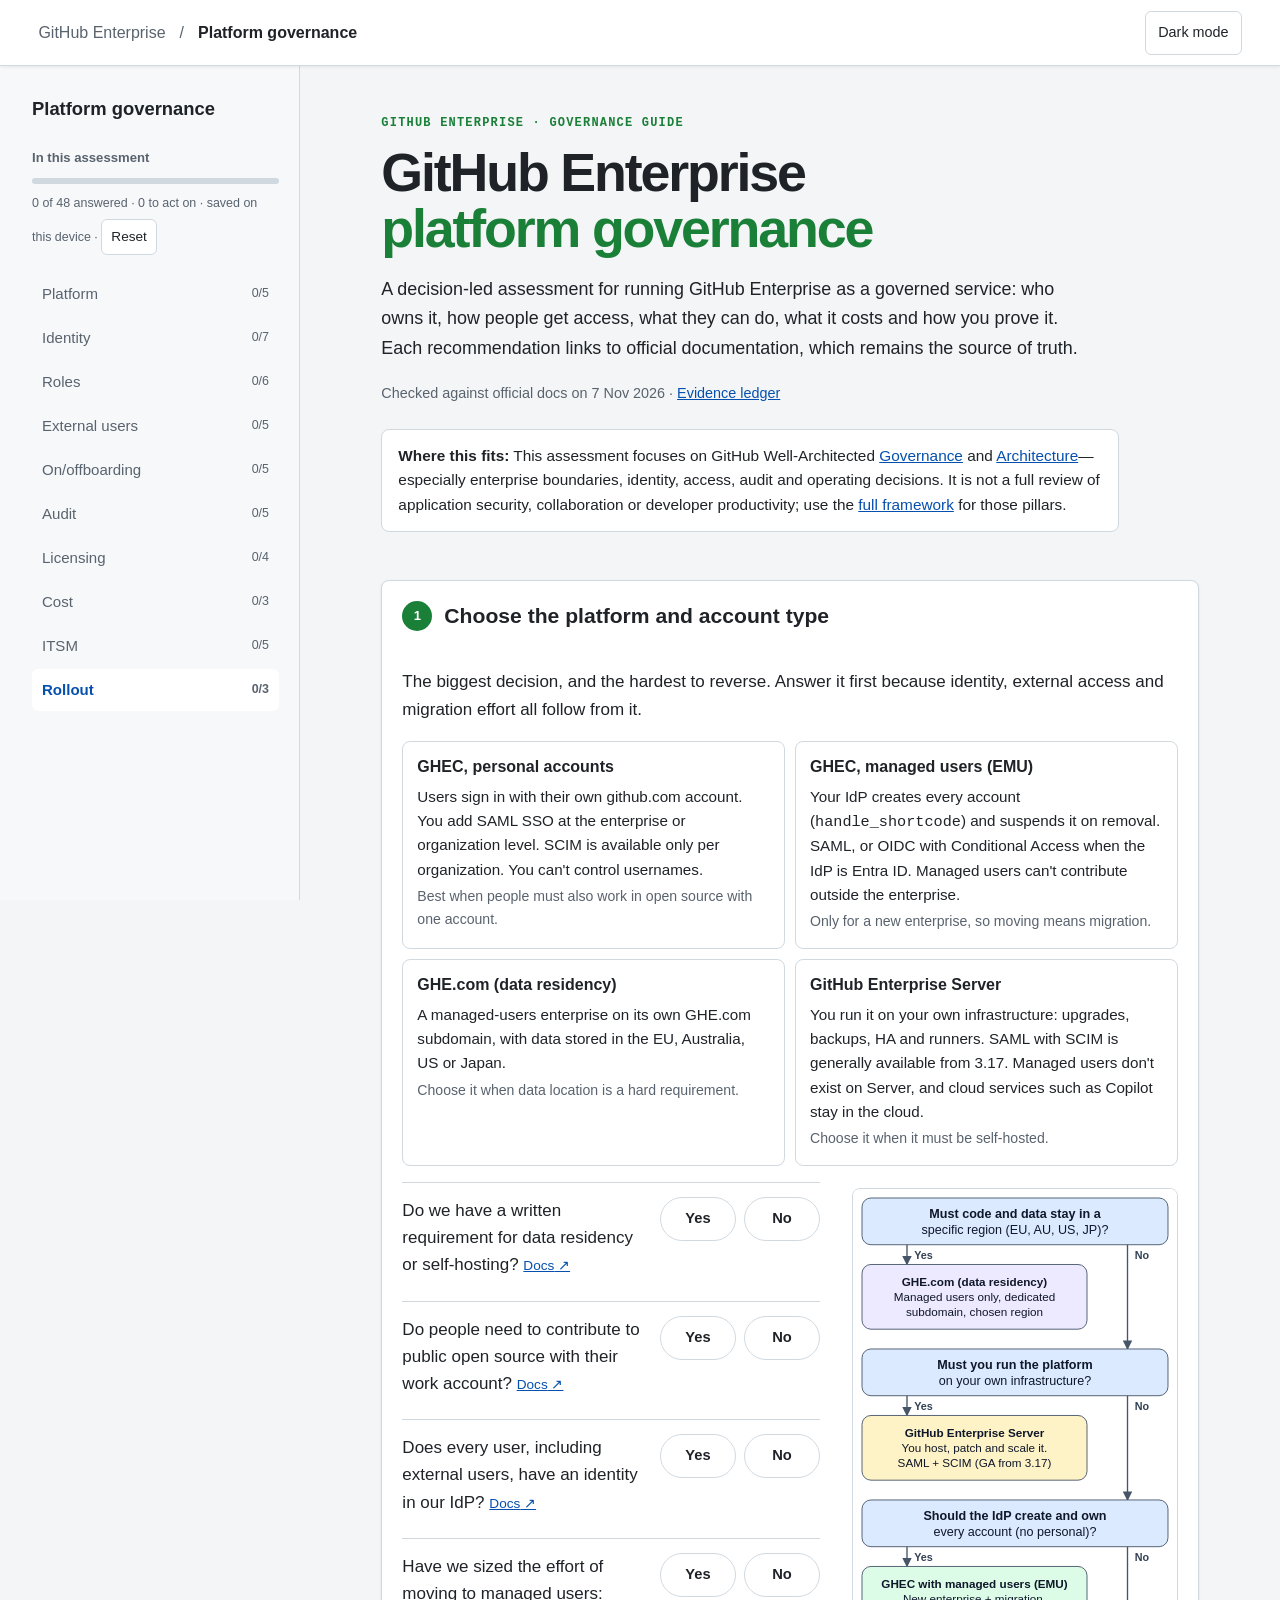
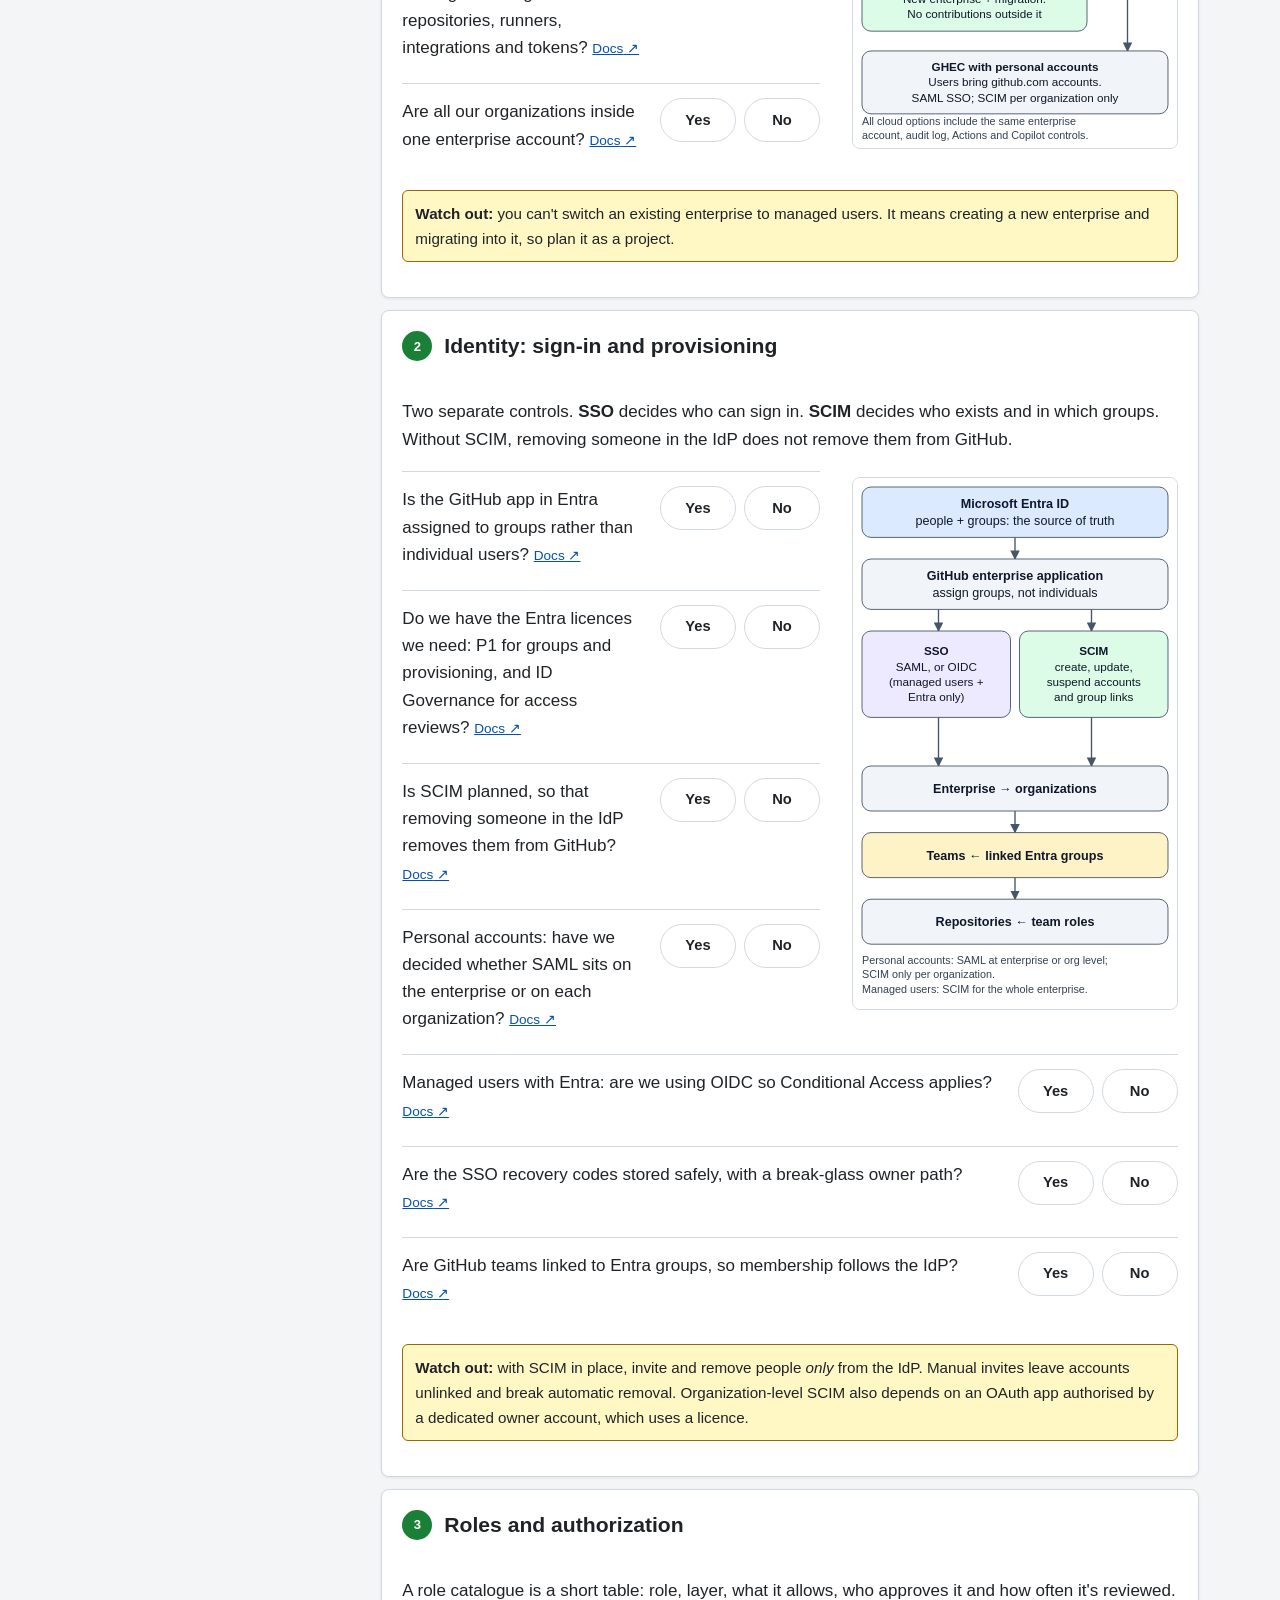
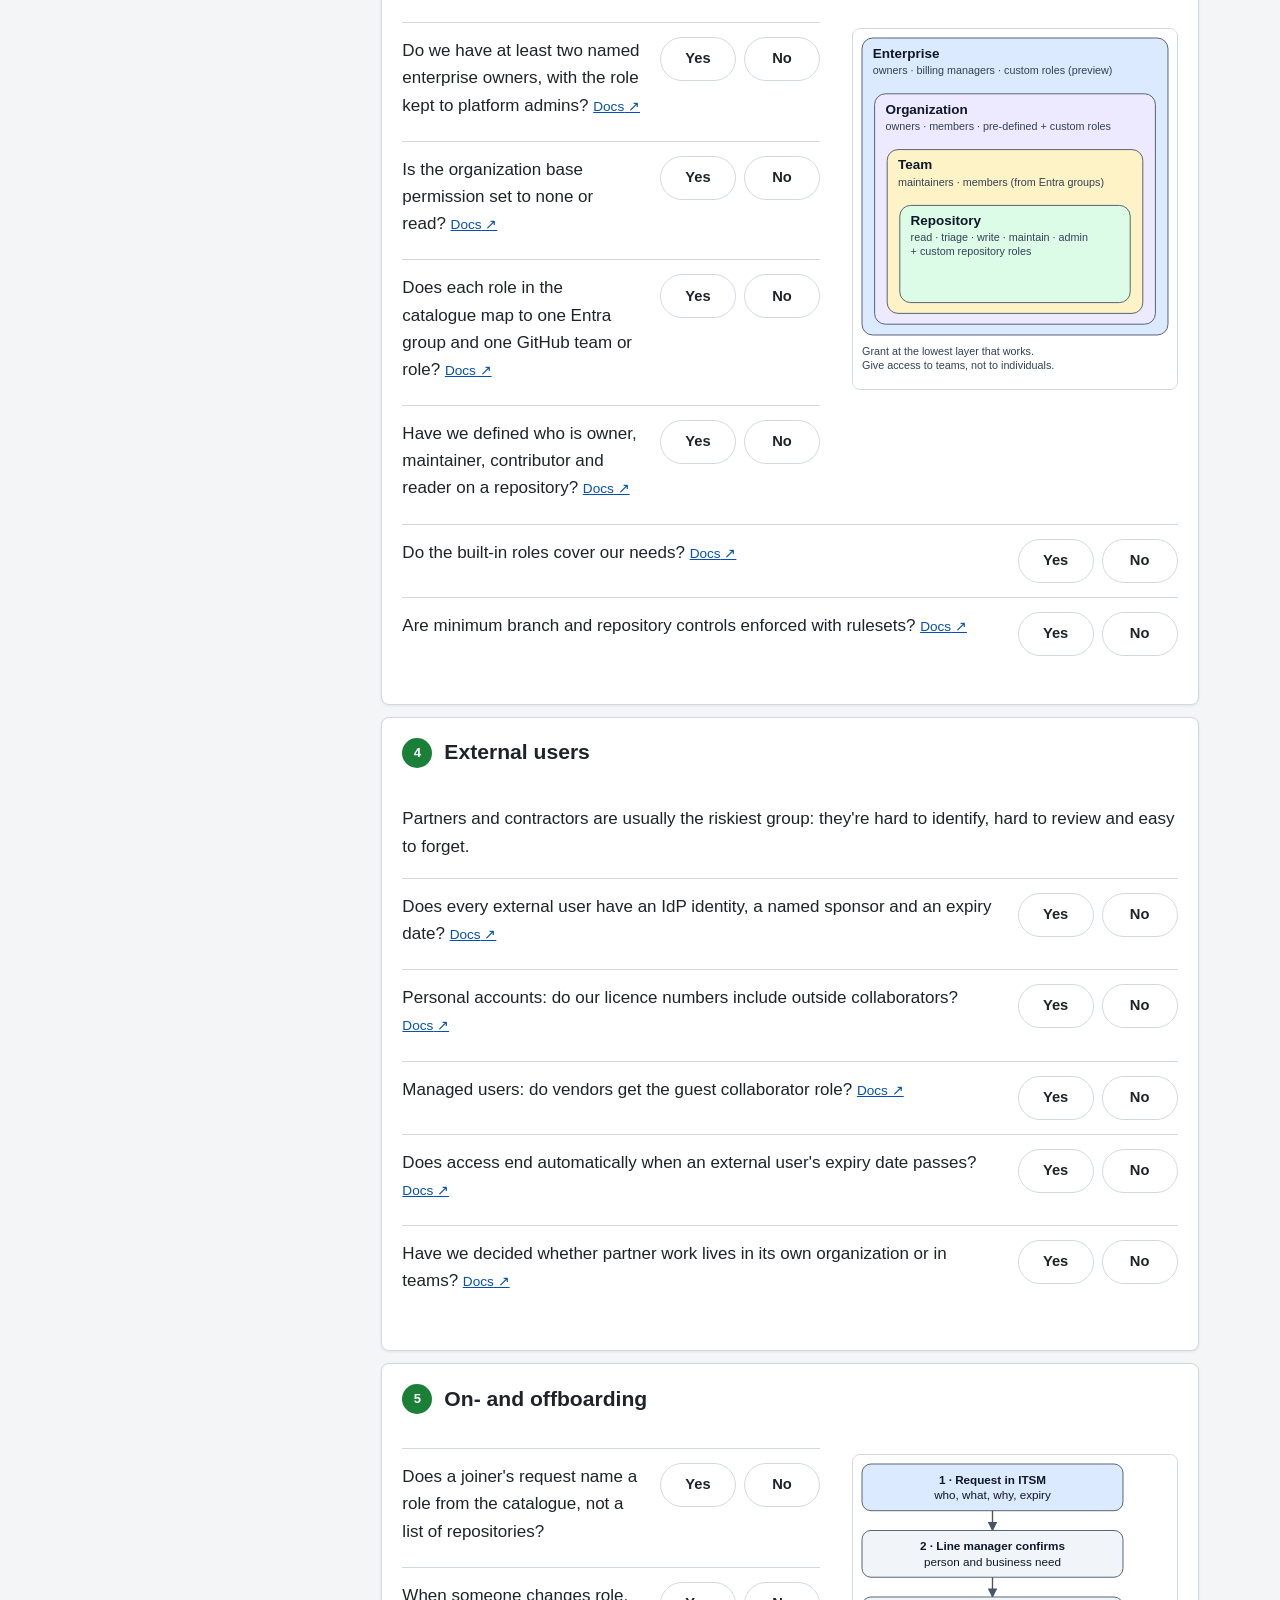
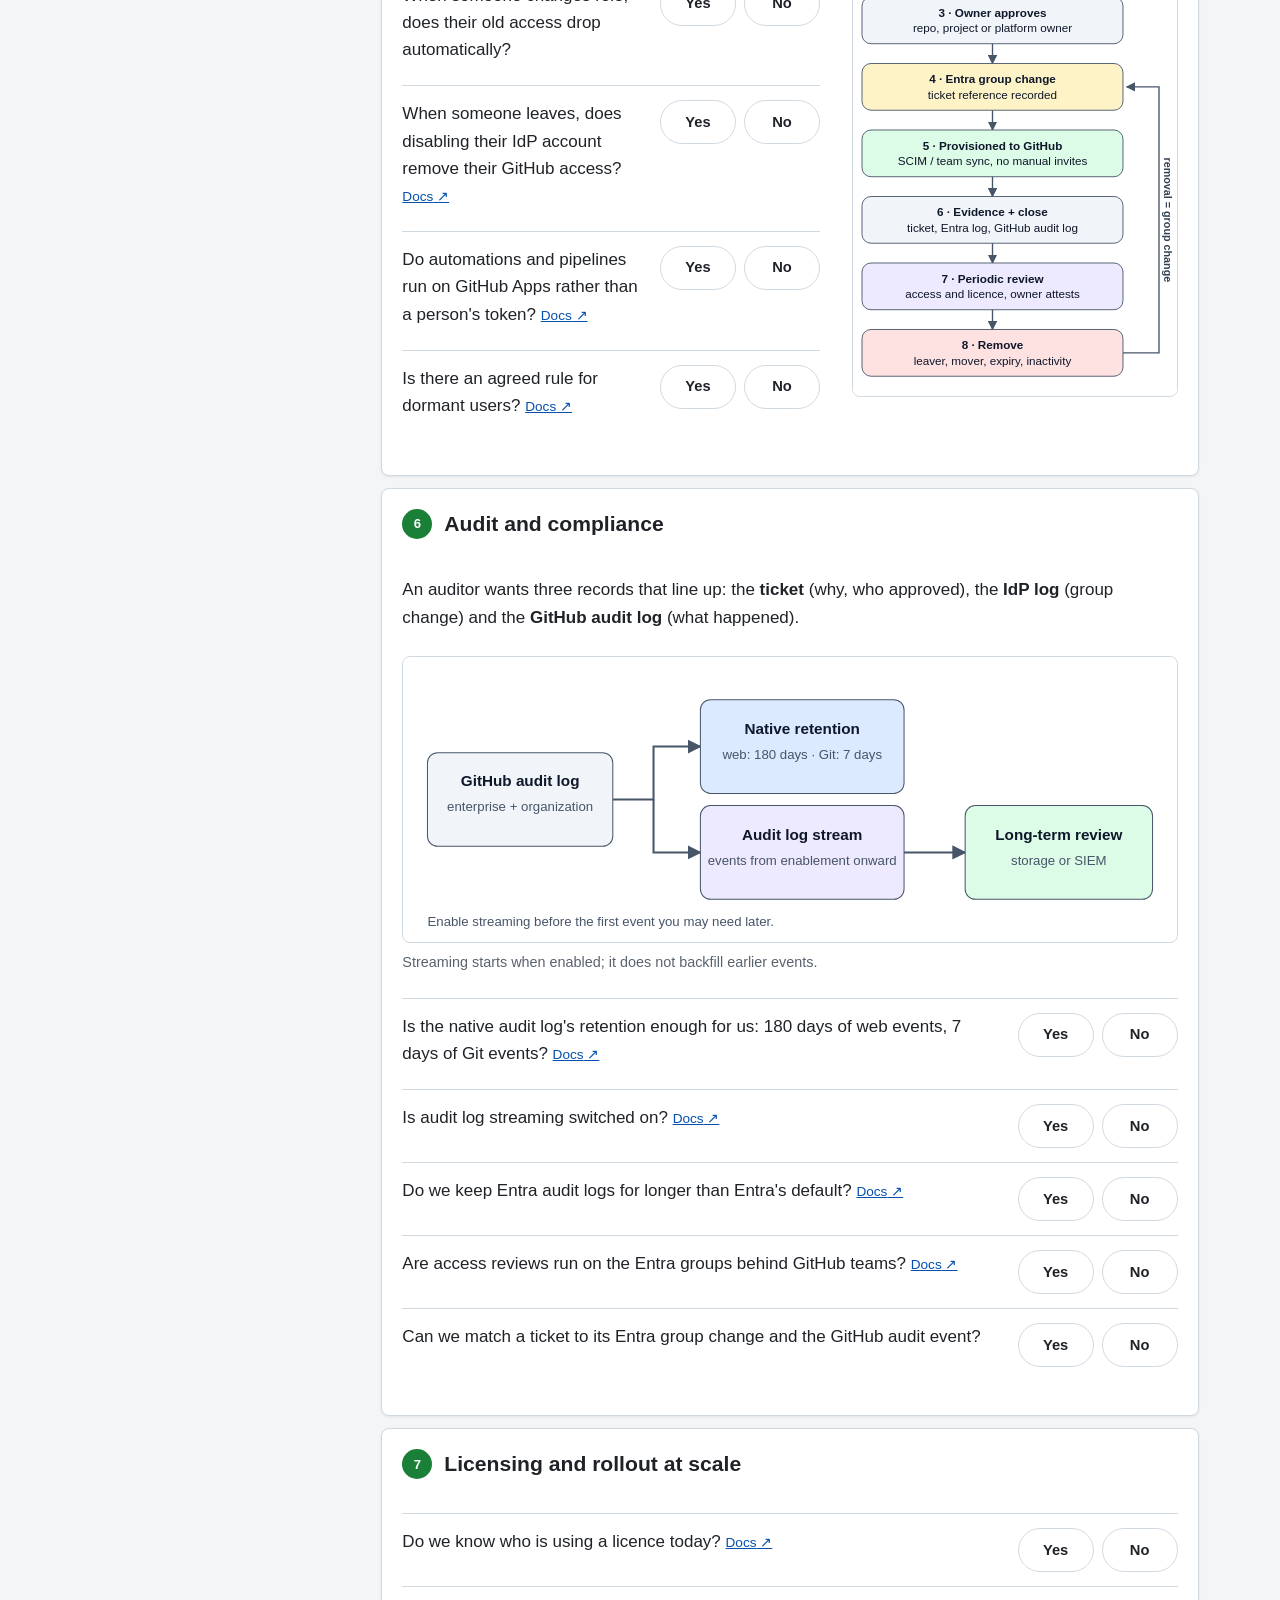
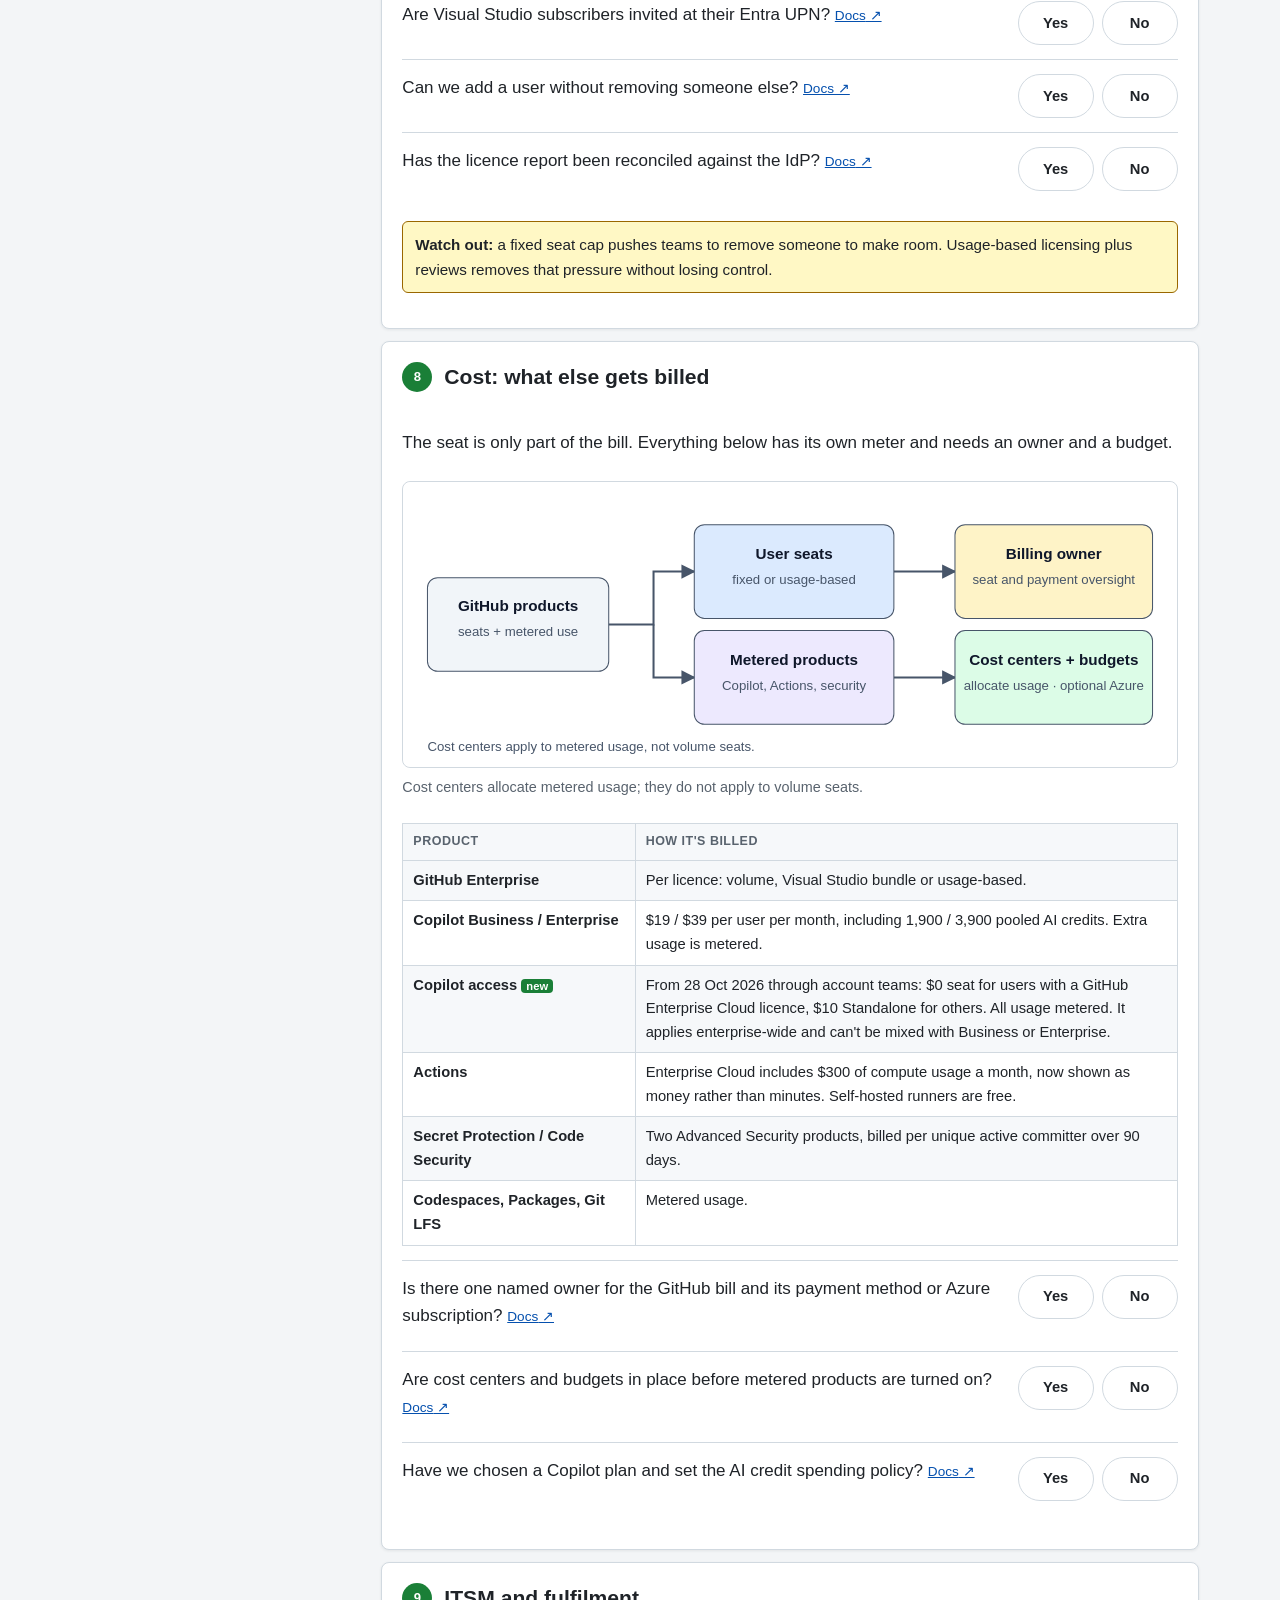
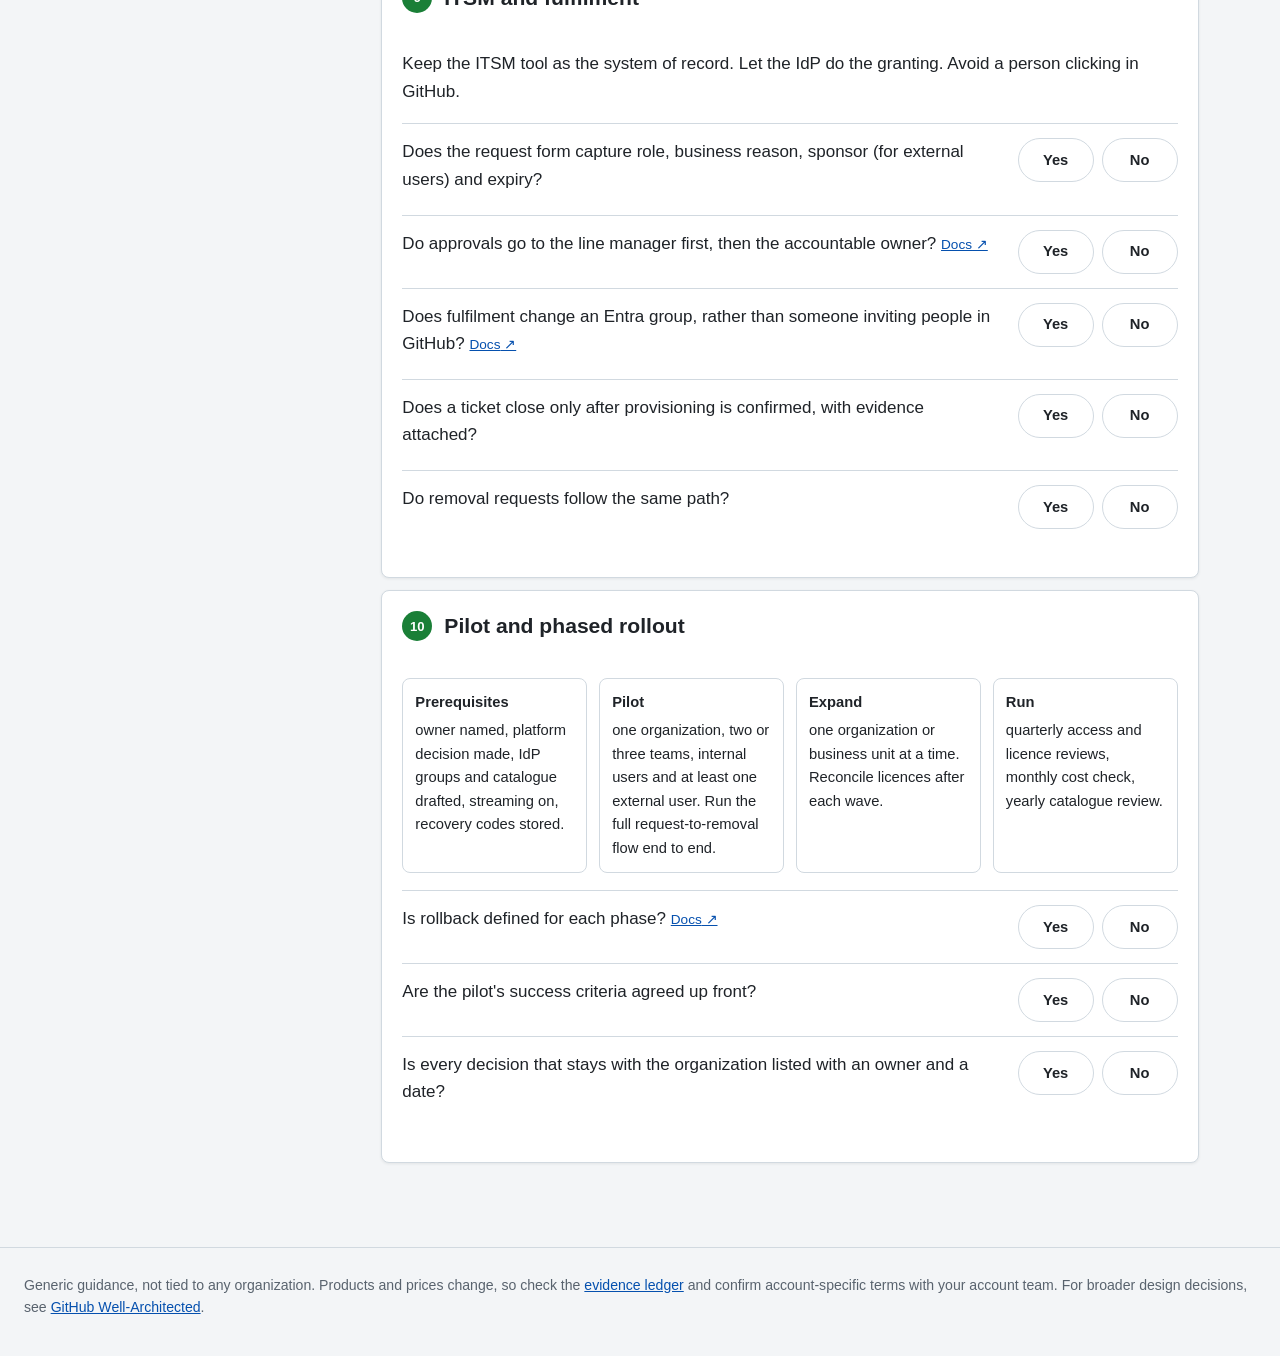
<file: index.html>
<!doctype html>
<html lang="en">
<head>
<meta charset="utf-8">
<meta name="viewport" content="width=device-width, initial-scale=1">
<title>GitHub Enterprise platform governance</title>
<meta name="description" content="A practical checklist for designing GitHub Enterprise as a governed service: platform choice, identity, roles, external users, audit, licensing, cost and ITSM.">
<link rel="icon" href="data:,">
<script src="theme.js"></script>
<link rel="stylesheet" href="style.css">
</head>
<body class="guide">
<header class="topbar">
  <p class="breadcrumb"><a href="./">GitHub Enterprise</a><span aria-hidden="true">/</span><span aria-current="page">Platform governance</span></p>
  <button class="theme-toggle" type="button" data-theme-toggle aria-pressed="false">Dark mode</button>
</header>

<div class="page-layout">
<aside>
<p class="sidebar-title">Platform governance</p>
<p class="sidebar-label">In this assessment</p>
<div class="prog">
<div class="progress"><span id="bar"></span></div>
<p class="meta"><span id="count">0</span> of <span id="total">0</span> answered · <span id="todo">0</span> to act on · saved on this device · <button id="reset" type="button">Reset</button></p>
</div>
<nav aria-label="Assessment sections">
  <a href="#platform">Platform</a><a href="#identity">Identity</a><a href="#roles">Roles</a><a href="#external">External users</a><a href="#lifecycle">On/offboarding</a><a href="#audit">Audit</a><a href="#licensing">Licensing</a><a href="#cost">Cost</a><a href="#itsm">ITSM</a><a href="#rollout">Rollout</a>
</nav>
</aside>

<main>
<section class="intro">
  <p class="eyebrow">GitHub Enterprise · Governance guide</p>
  <h1>GitHub Enterprise<br><span>platform governance</span></h1>
  <p class="lede">A decision-led assessment for running GitHub Enterprise as a governed service: who owns it, how people get access, what they can do, what it costs and how you prove it. Each recommendation links to official documentation, which remains the source of truth.</p>
  <p class="meta">Checked against official docs on 7 Nov 2026 · <a href="ledger.html">Evidence ledger</a></p>
  <p class="scope-note"><b>Where this fits:</b> This assessment focuses on GitHub Well-Architected <a href="https://learn.github.com/well-architected/governance/overview">Governance</a> and <a href="https://learn.github.com/well-architected/architecture/overview">Architecture</a>—especially enterprise boundaries, identity, access, audit and operating decisions. It is not a full review of application security, collaboration or developer productivity; use the <a href="https://learn.github.com/well-architected/">full framework</a> for those pillars.</p>
</section>

<details id="platform" open>
<summary><span class="n">1</span>Choose the platform and account type</summary>
<div class="body">
<p>The biggest decision, and the hardest to reverse. Answer it first because identity, external access and migration effort all follow from it.</p>
<div class="compare">
  <section><h3>GHEC, personal accounts</h3><p>Users sign in with their own github.com account. You add SAML SSO at the enterprise or organization level. SCIM is available only per organization. You can't control usernames.</p><p class="tag">Best when people must also work in open source with one account.</p></section>
  <section><h3>GHEC, managed users (EMU)</h3><p>Your IdP creates every account (<code>handle_shortcode</code>) and suspends it on removal. SAML, or OIDC with Conditional Access when the IdP is Entra ID. Managed users can't contribute outside the enterprise.</p><p class="tag">Only for a new enterprise, so moving means migration.</p></section>
  <section><h3>GHE.com (data residency)</h3><p>A managed-users enterprise on its own GHE.com subdomain, with data stored in the EU, Australia, US or Japan.</p><p class="tag">Choose it when data location is a hard requirement.</p></section>
  <section><h3>GitHub Enterprise Server</h3><p>You run it on your own infrastructure: upgrades, backups, HA and runners. SAML with SCIM is generally available from 3.17. Managed users don't exist on Server, and cloud services such as Copilot stay in the cloud.</p><p class="tag">Choose it when it must be self-hosted.</p></section>
</div>
<a href="assets/platform-decision.svg"><img src="assets/platform-decision.svg" alt="Decision path from data residency to self-hosting to managed users to personal accounts"></a>
<ul class="qs">
  <li data-id="p1"><p class="q">Do we have a written requirement for data residency or self-hosting? <a class="doc" href="https://docs.github.com/en/enterprise-cloud@latest/admin/data-residency/about-github-enterprise-cloud-with-data-residency">Docs</a></p>
    <div class="yn" role="radiogroup" aria-label="Answer"><label><input type="radio" name="p1" value="y"><span>Yes</span></label><label><input type="radio" name="p1" value="n"><span>No</span></label></div>
    <p class="a if-y fork"><b>Leads to:</b> Shortlist GHE.com for data residency, or GitHub Enterprise Server for self-hosting. Ask the requirement's owner to confirm it before you commit.</p>
    <p class="a if-n ok"><b>On track.</b> Stay on github.com, then use the next questions to choose between personal accounts and managed users.</p></li>
  <li data-id="p2"><p class="q">Do people need to contribute to public open source with their work account? <a class="doc" href="https://docs.github.com/en/enterprise-cloud@latest/admin/managing-iam/understanding-iam-for-enterprises/abilities-and-restrictions-of-managed-user-accounts">Docs</a></p>
    <div class="yn" role="radiogroup" aria-label="Answer"><label><input type="radio" name="p2" value="y"><span>Yes</span></label><label><input type="radio" name="p2" value="n"><span>No</span></label></div>
    <p class="a if-y fork"><b>Leads to:</b> That favours personal accounts. Managed users can't contribute outside the enterprise and only have read access to public GitHub. If only a few people need it, they can keep a separate personal account instead.</p>
    <p class="a if-n ok"><b>On track.</b> Managed users stay an option, giving you full control over accounts and usernames.</p></li>
  <li data-id="p3"><p class="q">Does every user, including external users, have an identity in our IdP? <a class="doc" href="https://docs.github.com/en/enterprise-cloud@latest/admin/concepts/identity-and-access-management/enterprise-managed-users">Docs</a></p>
    <div class="yn" role="radiogroup" aria-label="Answer"><label><input type="radio" name="p3" value="y"><span>Yes</span></label><label><input type="radio" name="p3" value="n"><span>No</span></label></div>
    <p class="a if-y ok"><b>On track.</b> Managed users and SCIM are both possible, because every account can be created and removed from the IdP.</p>
    <p class="a if-n fix"><b>Recommendation:</b> Fix this first. Give external users a guest or member account in Entra ID. Without one, you can't apply SSO, review their access or remove them automatically.</p></li>
  <li data-id="p4"><p class="q">Have we sized the effort of moving to managed users: repositories, runners, integrations and tokens? <a class="doc" href="https://docs.github.com/en/migrations/using-github-enterprise-importer/migrating-between-github-products/about-migrations-between-github-products">Docs</a></p>
    <div class="yn" role="radiogroup" aria-label="Answer"><label><input type="radio" name="p4" value="y"><span>Yes</span></label><label><input type="radio" name="p4" value="n"><span>No</span></label></div>
    <p class="a if-y ok"><b>On track.</b> Remember what the importer doesn't carry over: Actions secrets and runners, apps, packages, team access and audit logs.</p>
    <p class="a if-n fix"><b>Recommendation:</b> Size it before deciding. Managed users need a new enterprise, and the importer doesn't carry over Actions secrets and runners, apps, packages, team access or audit logs.</p></li>
  <li data-id="p5"><p class="q">Are all our organizations inside one enterprise account? <a class="doc" href="https://docs.github.com/en/enterprise-cloud@latest/admin/managing-accounts-and-repositories/managing-organizations-in-your-enterprise/adding-organizations-to-your-enterprise">Docs</a></p>
    <div class="yn" role="radiogroup" aria-label="Answer"><label><input type="radio" name="p5" value="y"><span>Yes</span></label><label><input type="radio" name="p5" value="n"><span>No</span></label></div>
    <p class="a if-y ok"><b>On track.</b> You have one place to apply policies, SSO and billing.</p>
    <p class="a if-n fix"><b>Recommendation:</b> List every organization first. Ones outside the enterprise skip its policies, SSO and billing. Invite them in, or plan to migrate them.</p></li>
</ul>
<p class="warn"><b>Watch out:</b> you can't switch an existing enterprise to managed users. It means creating a new enterprise and migrating into it, so plan it as a project.</p>
</div>
</details>

<details id="identity">
<summary><span class="n">2</span>Identity: sign-in and provisioning</summary>
<div class="body">
<p>Two separate controls. <b>SSO</b> decides who can sign in. <b>SCIM</b> decides who exists and in which groups. Without SCIM, removing someone in the IdP does not remove them from GitHub.</p>
<a href="assets/identity-flow.svg"><img src="assets/identity-flow.svg" alt="Entra ID to GitHub enterprise app, then SSO and SCIM, then organizations, teams and repositories"></a>
<ul class="qs">
  <li data-id="i1"><p class="q">Is the GitHub app in Entra assigned to groups rather than individual users? <a class="doc" href="https://learn.microsoft.com/en-us/entra/identity/enterprise-apps/assign-user-or-group-access-portal">Docs</a></p>
    <div class="yn" role="radiogroup" aria-label="Answer"><label><input type="radio" name="i1" value="y"><span>Yes</span></label><label><input type="radio" name="i1" value="n"><span>No</span></label></div>
    <p class="a if-y ok"><b>On track.</b></p>
    <p class="a if-n fix"><b>Recommendation:</b> Assign groups. Access then follows group membership and reviews happen in one place. Group-based assignment needs Entra ID P1 or above.</p></li>
  <li data-id="i2"><p class="q">Do we have the Entra licences we need: P1 for groups and provisioning, and ID Governance for access reviews? <a class="doc" href="https://learn.microsoft.com/en-us/entra/id-governance/licensing-fundamentals">Docs</a></p>
    <div class="yn" role="radiogroup" aria-label="Answer"><label><input type="radio" name="i2" value="y"><span>Yes</span></label><label><input type="radio" name="i2" value="n"><span>No</span></label></div>
    <p class="a if-y ok"><b>On track.</b></p>
    <p class="a if-n fix"><b>Recommendation:</b> Check before designing around them. Without P1 there's no group-based assignment or app provisioning. Access reviews need ID Governance or Entra Suite; only some of their capabilities work with P2.</p></li>
  <li data-id="i3"><p class="q">Is SCIM planned, so that removing someone in the IdP removes them from GitHub? <a class="doc" href="https://docs.github.com/en/enterprise-cloud@latest/organizations/managing-saml-single-sign-on-for-your-organization/about-scim-for-organizations">Docs</a></p>
    <div class="yn" role="radiogroup" aria-label="Answer"><label><input type="radio" name="i3" value="y"><span>Yes</span></label><label><input type="radio" name="i3" value="n"><span>No</span></label></div>
    <p class="a if-y ok"><b>On track.</b> From then on, invite and remove people only through the IdP. Manual invites leave accounts unlinked and aren't removed automatically.</p>
    <p class="a if-n fix"><b>Recommendation:</b> Plan it. Without SCIM, removing someone in the IdP doesn't remove them from GitHub, and tokens they authorised keep working. With personal accounts, SCIM is per organization and needs an OAuth app authorised by a dedicated owner account, which uses a licence.</p></li>
  <li data-id="i4"><p class="q">Personal accounts: have we decided whether SAML sits on the enterprise or on each organization? <a class="doc" href="https://docs.github.com/en/enterprise-cloud@latest/admin/managing-iam/using-saml-for-enterprise-iam/deciding-whether-to-configure-saml-for-your-enterprise-or-your-organizations">Docs</a></p>
    <div class="yn" role="radiogroup" aria-label="Answer"><label><input type="radio" name="i4" value="y"><span>Yes</span></label><label><input type="radio" name="i4" value="n"><span>No</span></label></div>
    <p class="a if-y ok"><b>On track.</b> Remember that enterprise SAML overrides organization SAML, and organization SAML doesn't protect internal repositories.</p>
    <p class="a if-n fix"><b>Recommendation:</b> Decide it early. Enterprise SAML covers every organization and overrides organization settings. Organization SAML doesn't protect internal repositories. Confirm with GitHub how SCIM fits your choice.</p></li>
  <li data-id="i5"><p class="q">Managed users with Entra: are we using OIDC so Conditional Access applies? <a class="doc" href="https://docs.github.com/en/enterprise-cloud@latest/admin/managing-iam/configuring-authentication-for-enterprise-managed-users/about-support-for-your-idps-conditional-access-policy">Docs</a></p>
    <div class="yn" role="radiogroup" aria-label="Answer"><label><input type="radio" name="i5" value="y"><span>Yes</span></label><label><input type="radio" name="i5" value="n"><span>No</span></label></div>
    <p class="a if-y ok"><b>On track.</b> Note that one Entra tenant supports only one OIDC enterprise.</p>
    <p class="a if-n fix"><b>Recommendation:</b> Consider OIDC. It's available only with Entra ID and lets GitHub apply your Conditional Access IP conditions.</p></li>
  <li data-id="i6"><p class="q">Are the SSO recovery codes stored safely, with a break-glass owner path? <a class="doc" href="https://docs.github.com/en/enterprise-cloud@latest/admin/managing-iam/managing-recovery-codes-for-your-enterprise/downloading-your-enterprise-accounts-single-sign-on-recovery-codes">Docs</a></p>
    <div class="yn" role="radiogroup" aria-label="Answer"><label><input type="radio" name="i6" value="y"><span>Yes</span></label><label><input type="radio" name="i6" value="n"><span>No</span></label></div>
    <p class="a if-y ok"><b>On track.</b></p>
    <p class="a if-n fix"><b>Recommendation:</b> Download and store them now. They let an owner get in when the IdP is down or misconfigured.</p></li>
  <li data-id="i7"><p class="q">Are GitHub teams linked to Entra groups, so membership follows the IdP? <a class="doc" href="https://docs.github.com/en/enterprise-cloud@latest/admin/managing-iam/using-saml-for-enterprise-iam/managing-team-synchronization-for-organizations-in-your-enterprise">Docs</a></p>
    <div class="yn" role="radiogroup" aria-label="Answer"><label><input type="radio" name="i7" value="y"><span>Yes</span></label><label><input type="radio" name="i7" value="n"><span>No</span></label></div>
    <p class="a if-y ok"><b>On track.</b></p>
    <p class="a if-n fix"><b>Recommendation:</b> Link them: team sync with personal accounts, SCIM groups with managed users. Team sync doesn't create accounts, and Entra doesn't provision nested groups, so keep groups flat.</p></li>
</ul>
<p class="warn"><b>Watch out:</b> with SCIM in place, invite and remove people <i>only</i> from the IdP. Manual invites leave accounts unlinked and break automatic removal. Organization-level SCIM also depends on an OAuth app authorised by a dedicated owner account, which uses a licence.</p>
</div>
</details>

<details id="roles">
<summary><span class="n">3</span>Roles and authorization</summary>
<div class="body">
<p>A role catalogue is a short table: role, layer, what it allows, who approves it and how often it's reviewed.</p>
<a href="assets/role-layers.svg"><img src="assets/role-layers.svg" alt="Nested layers: enterprise, organization, team, repository with their roles"></a>
<ul class="qs">
  <li data-id="r1"><p class="q">Do we have at least two named enterprise owners, with the role kept to platform admins? <a class="doc" href="https://docs.github.com/en/enterprise-cloud@latest/admin/managing-accounts-and-repositories/managing-roles-in-your-enterprise/abilities-of-roles">Docs</a></p>
    <div class="yn" role="radiogroup" aria-label="Answer"><label><input type="radio" name="r1" value="y"><span>Yes</span></label><label><input type="radio" name="r1" value="n"><span>No</span></label></div>
    <p class="a if-y ok"><b>On track.</b></p>
    <p class="a if-n fix"><b>Recommendation:</b> Name two, so losing one person doesn't lock you out, and keep everyone else out. Owners control every setting and organization.</p></li>
  <li data-id="r2"><p class="q">Is the organization base permission set to none or read? <a class="doc" href="https://docs.github.com/en/enterprise-cloud@latest/organizations/managing-user-access-to-your-organizations-repositories/managing-repository-roles/setting-base-permissions-for-an-organization">Docs</a></p>
    <div class="yn" role="radiogroup" aria-label="Answer"><label><input type="radio" name="r2" value="y"><span>Yes</span></label><label><input type="radio" name="r2" value="n"><span>No</span></label></div>
    <p class="a if-y ok"><b>On track.</b> Grant anything more through teams.</p>
    <p class="a if-n fix"><b>Recommendation:</b> Lower it. Base permission applies to every member in every repository. Grant more through teams.</p></li>
  <li data-id="r3"><p class="q">Does each role in the catalogue map to one Entra group and one GitHub team or role? <a class="doc" href="https://docs.github.com/en/enterprise-cloud@latest/admin/managing-iam/using-saml-for-enterprise-iam/managing-team-synchronization-for-organizations-in-your-enterprise">Docs</a></p>
    <div class="yn" role="radiogroup" aria-label="Answer"><label><input type="radio" name="r3" value="y"><span>Yes</span></label><label><input type="radio" name="r3" value="n"><span>No</span></label></div>
    <p class="a if-y ok"><b>On track.</b></p>
    <p class="a if-n fix"><b>Recommendation:</b> Map them one to one. Requests then name a role, and reviews and removal happen per group.</p></li>
  <li data-id="r4"><p class="q">Have we defined who is owner, maintainer, contributor and reader on a repository? <a class="doc" href="https://docs.github.com/en/organizations/managing-user-access-to-your-organizations-repositories/managing-repository-roles/repository-roles-for-an-organization">Docs</a></p>
    <div class="yn" role="radiogroup" aria-label="Answer"><label><input type="radio" name="r4" value="y"><span>Yes</span></label><label><input type="radio" name="r4" value="n"><span>No</span></label></div>
    <p class="a if-y ok"><b>On track.</b></p>
    <p class="a if-n fix"><b>Recommendation:</b> Start from the five built-in roles: read, triage, write, maintain and admin.</p></li>
  <li data-id="r5"><p class="q">Do the built-in roles cover our needs? <a class="doc" href="https://docs.github.com/en/enterprise-cloud@latest/organizations/managing-user-access-to-your-organizations-repositories/managing-repository-roles/about-custom-repository-roles">Docs</a></p>
    <div class="yn" role="radiogroup" aria-label="Answer"><label><input type="radio" name="r5" value="y"><span>Yes</span></label><label><input type="radio" name="r5" value="n"><span>No</span></label></div>
    <p class="a if-y ok"><b>On track.</b> Fewer roles are easier to review.</p>
    <p class="a if-n fork"><b>Leads to:</b> Use custom repository or organization roles. Enterprise custom roles are still in preview, so don't depend on them yet.</p></li>
  <li data-id="r6"><p class="q">Are minimum branch and repository controls enforced with rulesets? <a class="doc" href="https://docs.github.com/en/enterprise-cloud@latest/organizations/managing-organization-settings/creating-rulesets-for-repositories-in-your-organization">Docs</a></p>
    <div class="yn" role="radiogroup" aria-label="Answer"><label><input type="radio" name="r6" value="y"><span>Yes</span></label><label><input type="radio" name="r6" value="n"><span>No</span></label></div>
    <p class="a if-y ok"><b>On track.</b> Keep the required reviews and status checks aligned with your repository risk.</p>
    <p class="a if-n fix"><b>Recommendation:</b> Define a baseline with organization rulesets, then document any repository-level exceptions.</p></li>
</ul>
</div>
</details>

<details id="external">
<summary><span class="n">4</span>External users</summary>
<div class="body">
<p>Partners and contractors are usually the riskiest group: they're hard to identify, hard to review and easy to forget.</p>
<ul class="qs">
  <li data-id="e1"><p class="q">Does every external user have an IdP identity, a named sponsor and an expiry date? <a class="doc" href="https://learn.microsoft.com/en-us/entra/id-governance/entitlement-management-overview">Docs</a></p>
    <div class="yn" role="radiogroup" aria-label="Answer"><label><input type="radio" name="e1" value="y"><span>Yes</span></label><label><input type="radio" name="e1" value="n"><span>No</span></label></div>
    <p class="a if-y ok"><b>On track.</b></p>
    <p class="a if-n fix"><b>Recommendation:</b> Add all three. Entra access packages can set approvals and an expiry date for guests.</p></li>
  <li data-id="e2"><p class="q">Personal accounts: do our licence numbers include outside collaborators? <a class="doc" href="https://docs.github.com/en/billing/reference/github-license-users">Docs</a></p>
    <div class="yn" role="radiogroup" aria-label="Answer"><label><input type="radio" name="e2" value="y"><span>Yes</span></label><label><input type="radio" name="e2" value="n"><span>No</span></label></div>
    <p class="a if-y ok"><b>On track.</b></p>
    <p class="a if-n fix"><b>Recommendation:</b> Count them. Outside collaborators on private or internal repositories each use a licence.</p></li>
  <li data-id="e3"><p class="q">Managed users: do vendors get the guest collaborator role? <a class="doc" href="https://docs.github.com/en/enterprise-cloud@latest/admin/managing-accounts-and-repositories/managing-users-in-your-enterprise/enabling-guest-collaborators">Docs</a></p>
    <div class="yn" role="radiogroup" aria-label="Answer"><label><input type="radio" name="e3" value="y"><span>Yes</span></label><label><input type="radio" name="e3" value="n"><span>No</span></label></div>
    <p class="a if-y ok"><b>On track.</b> Guests see internal repositories only in organizations where they're members.</p>
    <p class="a if-n fix"><b>Recommendation:</b> Use it. A regular managed user in any organization can see every internal repository in the enterprise. A guest sees them only in organizations where they're a member.</p></li>
  <li data-id="e4"><p class="q">Does access end automatically when an external user's expiry date passes? <a class="doc" href="https://learn.microsoft.com/en-us/entra/id-governance/entitlement-management-overview">Docs</a></p>
    <div class="yn" role="radiogroup" aria-label="Answer"><label><input type="radio" name="e4" value="y"><span>Yes</span></label><label><input type="radio" name="e4" value="n"><span>No</span></label></div>
    <p class="a if-y ok"><b>On track.</b></p>
    <p class="a if-n fix"><b>Recommendation:</b> Automate it. Let the Entra assignment expire, let provisioning remove access, and treat renewal as a new request.</p></li>
  <li data-id="e5"><p class="q">Have we decided whether partner work lives in its own organization or in teams? <a class="doc" href="https://docs.github.com/en/enterprise-cloud@latest/admin/concepts/enterprise-best-practices/organize-work">Docs</a></p>
    <div class="yn" role="radiogroup" aria-label="Answer"><label><input type="radio" name="e5" value="y"><span>Yes</span></label><label><input type="radio" name="e5" value="n"><span>No</span></label></div>
    <p class="a if-y ok"><b>On track.</b></p>
    <p class="a if-n fix"><b>Recommendation:</b> Decide it. A separate organization isolates partner access and settings. Teams are simpler when partners work alongside your own staff.</p></li>
</ul>
</div>
</details>

<details id="lifecycle">
<summary><span class="n">5</span>On- and offboarding</summary>
<div class="body">
<a href="assets/access-lifecycle.svg"><img src="assets/access-lifecycle.svg" alt="Eight steps from ITSM request through approvals, Entra group change, provisioning, evidence, review and removal"></a>
<ul class="qs">
  <li data-id="l1"><p class="q">Does a joiner's request name a role from the catalogue, not a list of repositories?</p>
    <div class="yn" role="radiogroup" aria-label="Answer"><label><input type="radio" name="l1" value="y"><span>Yes</span></label><label><input type="radio" name="l1" value="n"><span>No</span></label></div>
    <p class="a if-y ok"><b>On track.</b></p>
    <p class="a if-n fix"><b>Recommendation:</b> Request roles instead. A list of repositories can't be reviewed or removed consistently.</p></li>
  <li data-id="l2"><p class="q">When someone changes role, does their old access drop automatically?</p>
    <div class="yn" role="radiogroup" aria-label="Answer"><label><input type="radio" name="l2" value="y"><span>Yes</span></label><label><input type="radio" name="l2" value="n"><span>No</span></label></div>
    <p class="a if-y ok"><b>On track.</b></p>
    <p class="a if-n fix"><b>Recommendation:</b> Swap groups instead of adding to them. Old access then goes with the old group.</p></li>
  <li data-id="l3"><p class="q">When someone leaves, does disabling their IdP account remove their GitHub access? <a class="doc" href="https://docs.github.com/en/enterprise-cloud@latest/organizations/managing-saml-single-sign-on-for-your-organization/about-scim-for-organizations">Docs</a></p>
    <div class="yn" role="radiogroup" aria-label="Answer"><label><input type="radio" name="l3" value="y"><span>Yes</span></label><label><input type="radio" name="l3" value="n"><span>No</span></label></div>
    <p class="a if-y ok"><b>On track.</b></p>
    <p class="a if-n fix"><b>Recommendation:</b> Only SCIM does that. Without it, leavers keep organization membership and authorised tokens until someone removes them by hand.</p></li>
  <li data-id="l4"><p class="q">Do automations and pipelines run on GitHub Apps rather than a person's token? <a class="doc" href="https://docs.github.com/en/apps/creating-github-apps/about-creating-github-apps/deciding-when-to-build-a-github-app">Docs</a></p>
    <div class="yn" role="radiogroup" aria-label="Answer"><label><input type="radio" name="l4" value="y"><span>Yes</span></label><label><input type="radio" name="l4" value="n"><span>No</span></label></div>
    <p class="a if-y ok"><b>On track.</b></p>
    <p class="a if-n fix"><b>Recommendation:</b> Move them to GitHub Apps. A pipeline on a personal token breaks when that person leaves and carries all of their access.</p></li>
  <li data-id="l5"><p class="q">Is there an agreed rule for dormant users? <a class="doc" href="https://docs.github.com/en/enterprise-cloud@latest/admin/managing-accounts-and-repositories/managing-users-in-your-enterprise/managing-dormant-users">Docs</a></p>
    <div class="yn" role="radiogroup" aria-label="Answer"><label><input type="radio" name="l5" value="y"><span>Yes</span></label><label><input type="radio" name="l5" value="n"><span>No</span></label></div>
    <p class="a if-y ok"><b>On track.</b></p>
    <p class="a if-n fix"><b>Recommendation:</b> Agree one, for example a quarterly review. Dormant members still use a licence.</p></li>
</ul>
</div>
</details>

<details id="audit">
<summary><span class="n">6</span>Audit and compliance</summary>
<div class="body">
<p>An auditor wants three records that line up: the <b>ticket</b> (why, who approved), the <b>IdP log</b> (group change) and the <b>GitHub audit log</b> (what happened).</p>
<figure class="diagram wide">
  <a href="assets/audit-stream.svg"><img src="assets/audit-stream.svg" alt="GitHub audit events are kept in the native log for limited retention or streamed to long-term storage or a SIEM."></a>
  <figcaption>Streaming starts when enabled; it does not backfill earlier events.</figcaption>
</figure>
<ul class="qs">
  <li data-id="a1"><p class="q">Is the native audit log's retention enough for us: 180 days of web events, 7 days of Git events? <a class="doc" href="https://docs.github.com/en/enterprise-cloud@latest/admin/concepts/security-and-compliance/audit-log-for-an-enterprise">Docs</a></p>
    <div class="yn" role="radiogroup" aria-label="Answer"><label><input type="radio" name="a1" value="y"><span>Yes</span></label><label><input type="radio" name="a1" value="n"><span>No</span></label></div>
    <p class="a if-y ok"><b>On track.</b></p>
    <p class="a if-n fix"><b>Recommendation:</b> Stream the audit log to storage or your SIEM to keep it longer.</p></li>
  <li data-id="a2"><p class="q">Is audit log streaming switched on? <a class="doc" href="https://docs.github.com/en/enterprise-cloud@latest/admin/monitoring-activity-in-your-enterprise/reviewing-audit-logs-for-your-enterprise/streaming-the-audit-log-for-your-enterprise">Docs</a></p>
    <div class="yn" role="radiogroup" aria-label="Answer"><label><input type="radio" name="a2" value="y"><span>Yes</span></label><label><input type="radio" name="a2" value="n"><span>No</span></label></div>
    <p class="a if-y ok"><b>On track.</b></p>
    <p class="a if-n fix"><b>Recommendation:</b> Turn it on early, for example to Azure Event Hubs or Blob Storage. It only captures events from the day it's enabled.</p></li>
  <li data-id="a3"><p class="q">Do we keep Entra audit logs for longer than Entra's default? <a class="doc" href="https://learn.microsoft.com/en-us/entra/identity/monitoring-health/reference-reports-data-retention">Docs</a></p>
    <div class="yn" role="radiogroup" aria-label="Answer"><label><input type="radio" name="a3" value="y"><span>Yes</span></label><label><input type="radio" name="a3" value="n"><span>No</span></label></div>
    <p class="a if-y ok"><b>On track.</b></p>
    <p class="a if-n fix"><b>Recommendation:</b> Export them. Entra keeps audit and sign-in logs for 7 days on Free and 30 days on P1 or P2, so the group changes behind GitHub access disappear quickly.</p></li>
  <li data-id="a4"><p class="q">Are access reviews run on the Entra groups behind GitHub teams? <a class="doc" href="https://learn.microsoft.com/en-us/entra/id-governance/access-reviews-overview">Docs</a></p>
    <div class="yn" role="radiogroup" aria-label="Answer"><label><input type="radio" name="a4" value="y"><span>Yes</span></label><label><input type="radio" name="a4" value="n"><span>No</span></label></div>
    <p class="a if-y ok"><b>On track.</b></p>
    <p class="a if-n fix"><b>Recommendation:</b> Set them up with group or repository owners as reviewers. Access reviews need ID Governance or Entra Suite.</p></li>
  <li data-id="a5"><p class="q">Can we match a ticket to its Entra group change and the GitHub audit event?</p>
    <div class="yn" role="radiogroup" aria-label="Answer"><label><input type="radio" name="a5" value="y"><span>Yes</span></label><label><input type="radio" name="a5" value="n"><span>No</span></label></div>
    <p class="a if-y ok"><b>On track.</b></p>
    <p class="a if-n fix"><b>Recommendation:</b> Record the ticket number with each group change so all three records can be joined.</p></li>
</ul>
</div>
</details>

<details id="licensing">
<summary><span class="n">7</span>Licensing and rollout at scale</summary>
<div class="body">
<ul class="qs">
  <li data-id="c1"><p class="q">Do we know who is using a licence today? <a class="doc" href="https://docs.github.com/en/billing/reference/github-license-users">Docs</a></p>
    <div class="yn" role="radiogroup" aria-label="Answer"><label><input type="radio" name="c1" value="y"><span>Yes</span></label><label><input type="radio" name="c1" value="n"><span>No</span></label></div>
    <p class="a if-y ok"><b>On track.</b></p>
    <p class="a if-n fix"><b>Recommendation:</b> Download the licence usage report. Members, outside collaborators on private or internal repositories and dormant members all count. Pending invitations count too, unless you're on usage-based billing or managed users.</p></li>
  <li data-id="c2"><p class="q">Are Visual Studio subscribers invited at their Entra UPN? <a class="doc" href="https://docs.github.com/en/enterprise-cloud@latest/billing/concepts/enterprise-billing/visual-studio-subs">Docs</a></p>
    <div class="yn" role="radiogroup" aria-label="Answer"><label><input type="radio" name="c2" value="y"><span>Yes</span></label><label><input type="radio" name="c2" value="n"><span>No</span></label></div>
    <p class="a if-y ok"><b>On track.</b></p>
    <p class="a if-n fix"><b>Recommendation:</b> Invite them at their UPN. The bundled licence is used only when a verified email on their GitHub account matches it; otherwise they use a separate licence.</p></li>
  <li data-id="c3"><p class="q">Can we add a user without removing someone else? <a class="doc" href="https://docs.github.com/en/billing/concepts/enterprise-billing/usage-based-licenses">Docs</a></p>
    <div class="yn" role="radiogroup" aria-label="Answer"><label><input type="radio" name="c3" value="y"><span>Yes</span></label><label><input type="radio" name="c3" value="n"><span>No</span></label></div>
    <p class="a if-y ok"><b>On track.</b></p>
    <p class="a if-n fix"><b>Recommendation:</b> Consider usage-based licences: pay monthly for the seats in use instead of a fixed count, payable through Azure. Anyone who held a seat during the month is billed for that month.</p></li>
  <li data-id="c4"><p class="q">Has the licence report been reconciled against the IdP? <a class="doc" href="https://docs.github.com/en/billing/reference/github-license-users">Docs</a></p>
    <div class="yn" role="radiogroup" aria-label="Answer"><label><input type="radio" name="c4" value="y"><span>Yes</span></label><label><input type="radio" name="c4" value="n"><span>No</span></label></div>
    <p class="a if-y ok"><b>On track.</b></p>
    <p class="a if-n fix"><b>Recommendation:</b> Do it before any migration. Every GitHub user should match an IdP identity; anyone who doesn't needs an owner or removal.</p></li>
</ul>
<p class="warn"><b>Watch out:</b> a fixed seat cap pushes teams to remove someone to make room. Usage-based licensing plus reviews removes that pressure without losing control.</p>
</div>
</details>

<details id="cost">
<summary><span class="n">8</span>Cost: what else gets billed</summary>
<div class="body">
<p>The seat is only part of the bill. Everything below has its own meter and needs an owner and a budget.</p>
<figure class="diagram wide">
  <a href="assets/billing-flow.svg"><img src="assets/billing-flow.svg" alt="GitHub usage separates into user seats and metered products; assign a billing owner and use cost centers and budgets for metered spend."></a>
  <figcaption>Cost centers allocate metered usage; they do not apply to volume seats.</figcaption>
</figure>
<table>
  <tr><th>Product</th><th>How it's billed</th></tr>
  <tr><td>GitHub Enterprise</td><td>Per licence: volume, Visual Studio bundle or usage-based.</td></tr>
  <tr><td>Copilot Business / Enterprise</td><td>$19 / $39 per user per month, including 1,900 / 3,900 pooled AI credits. Extra usage is metered.</td></tr>
  <tr><td>Copilot access <span class="new">new</span></td><td>From 28 Oct 2026 through account teams: $0 seat for users with a GitHub Enterprise Cloud licence, $10 Standalone for others. All usage metered. It applies enterprise-wide and can't be mixed with Business or Enterprise.</td></tr>
  <tr><td>Actions</td><td>Enterprise Cloud includes $300 of compute usage a month, now shown as money rather than minutes. Self-hosted runners are free.</td></tr>
  <tr><td>Secret Protection / Code Security</td><td>Two Advanced Security products, billed per unique active committer over 90 days.</td></tr>
  <tr><td>Codespaces, Packages, Git LFS</td><td>Metered usage.</td></tr>
</table>
<ul class="qs">
  <li data-id="k1"><p class="q">Is there one named owner for the GitHub bill and its payment method or Azure subscription? <a class="doc" href="https://docs.github.com/en/billing/how-tos/set-up-payment/connect-azure-sub">Docs</a></p>
    <div class="yn" role="radiogroup" aria-label="Answer"><label><input type="radio" name="k1" value="y"><span>Yes</span></label><label><input type="radio" name="k1" value="n"><span>No</span></label></div>
    <p class="a if-y ok"><b>On track.</b></p>
    <p class="a if-n fix"><b>Recommendation:</b> Name one. Metered products such as Copilot usage and Actions can be billed through a connected Azure subscription.</p></li>
  <li data-id="k2"><p class="q">Are cost centers and budgets in place before metered products are turned on? <a class="doc" href="https://docs.github.com/en/billing/concepts/cost-centers">Docs</a></p>
    <div class="yn" role="radiogroup" aria-label="Answer"><label><input type="radio" name="k2" value="y"><span>Yes</span></label><label><input type="radio" name="k2" value="n"><span>No</span></label></div>
    <p class="a if-y ok"><b>On track.</b></p>
    <p class="a if-n fix"><b>Recommendation:</b> Create them per business unit first. Cost centers cover metered usage only, not volume seats, and each can bill its own Azure subscription.</p></li>
  <li data-id="k3"><p class="q">Have we chosen a Copilot plan and set the AI credit spending policy? <a class="doc" href="https://docs.github.com/en/enterprise-cloud@latest/copilot/get-started/whats-changing-with-github-enterprise-and-copilot">Docs</a></p>
    <div class="yn" role="radiogroup" aria-label="Answer"><label><input type="radio" name="k3" value="y"><span>Yes</span></label><label><input type="radio" name="k3" value="n"><span>No</span></label></div>
    <p class="a if-y ok"><b>On track.</b></p>
    <p class="a if-n fix"><b>Recommendation:</b> Decide before rollout. Plans differ in price and included AI credits, and extra usage is metered.</p></li>
</ul>
</div>
</details>

<details id="itsm">
<summary><span class="n">9</span>ITSM and fulfilment</summary>
<div class="body">
<p>Keep the ITSM tool as the system of record. Let the IdP do the granting. Avoid a person clicking in GitHub.</p>
<ul class="qs">
  <li data-id="t1"><p class="q">Does the request form capture role, business reason, sponsor (for external users) and expiry?</p>
    <div class="yn" role="radiogroup" aria-label="Answer"><label><input type="radio" name="t1" value="y"><span>Yes</span></label><label><input type="radio" name="t1" value="n"><span>No</span></label></div>
    <p class="a if-y ok"><b>On track.</b></p>
    <p class="a if-n fix"><b>Recommendation:</b> Add those fields. Approvers, reviewers and auditors all need them later.</p></li>
  <li data-id="t2"><p class="q">Do approvals go to the line manager first, then the accountable owner? <a class="doc" href="https://learn.microsoft.com/en-us/entra/id-governance/entitlement-management-overview">Docs</a></p>
    <div class="yn" role="radiogroup" aria-label="Answer"><label><input type="radio" name="t2" value="y"><span>Yes</span></label><label><input type="radio" name="t2" value="n"><span>No</span></label></div>
    <p class="a if-y ok"><b>On track.</b></p>
    <p class="a if-n fix"><b>Recommendation:</b> Use two stages: the manager confirms the person and the need, the owner confirms the access. Entra access packages support multi-stage approval.</p></li>
  <li data-id="t3"><p class="q">Does fulfilment change an Entra group, rather than someone inviting people in GitHub? <a class="doc" href="https://learn.microsoft.com/en-us/entra/identity/enterprise-apps/assign-user-or-group-access-portal">Docs</a></p>
    <div class="yn" role="radiogroup" aria-label="Answer"><label><input type="radio" name="t3" value="y"><span>Yes</span></label><label><input type="radio" name="t3" value="n"><span>No</span></label></div>
    <p class="a if-y ok"><b>On track.</b></p>
    <p class="a if-n fix"><b>Recommendation:</b> Change the group instead. Direct invites bypass the IdP, leave accounts unlinked and aren't removed automatically.</p></li>
  <li data-id="t4"><p class="q">Does a ticket close only after provisioning is confirmed, with evidence attached?</p>
    <div class="yn" role="radiogroup" aria-label="Answer"><label><input type="radio" name="t4" value="y"><span>Yes</span></label><label><input type="radio" name="t4" value="n"><span>No</span></label></div>
    <p class="a if-y ok"><b>On track.</b></p>
    <p class="a if-n fix"><b>Recommendation:</b> Close on evidence: the group change and the GitHub audit event. That's what turns the ticket into an audit record.</p></li>
  <li data-id="t5"><p class="q">Do removal requests follow the same path?</p>
    <div class="yn" role="radiogroup" aria-label="Answer"><label><input type="radio" name="t5" value="y"><span>Yes</span></label><label><input type="radio" name="t5" value="n"><span>No</span></label></div>
    <p class="a if-y ok"><b>On track.</b></p>
    <p class="a if-n fix"><b>Recommendation:</b> Run removals through the same flow in reverse, so they're approved and evidenced too.</p></li>
</ul>
</div>
</details>

<details id="rollout">
<summary><span class="n">10</span>Pilot and phased rollout</summary>
<div class="body">
<ol class="phases">
  <li><b>Prerequisites</b> <span>owner named, platform decision made, IdP groups and catalogue drafted, streaming on, recovery codes stored.</span></li>
  <li><b>Pilot</b> <span>one organization, two or three teams, internal users and at least one external user. Run the full request-to-removal flow end to end.</span></li>
  <li><b>Expand</b> <span>one organization or business unit at a time. Reconcile licences after each wave.</span></li>
  <li><b>Run</b> <span>quarterly access and licence reviews, monthly cost check, yearly catalogue review.</span></li>
</ol>
<ul class="qs">
  <li data-id="o1"><p class="q">Is rollback defined for each phase? <a class="doc" href="https://docs.github.com/en/enterprise-cloud@latest/admin/managing-iam/managing-recovery-codes-for-your-enterprise/downloading-your-enterprise-accounts-single-sign-on-recovery-codes">Docs</a></p>
    <div class="yn" role="radiogroup" aria-label="Answer"><label><input type="radio" name="o1" value="y"><span>Yes</span></label><label><input type="radio" name="o1" value="n"><span>No</span></label></div>
    <p class="a if-y ok"><b>On track.</b></p>
    <p class="a if-n fix"><b>Recommendation:</b> Define it, for example how to turn off SCIM or revert app assignments without locking owners out. Keep the recovery codes at hand.</p></li>
  <li data-id="o2"><p class="q">Are the pilot's success criteria agreed up front?</p>
    <div class="yn" role="radiogroup" aria-label="Answer"><label><input type="radio" name="o2" value="y"><span>Yes</span></label><label><input type="radio" name="o2" value="n"><span>No</span></label></div>
    <p class="a if-y ok"><b>On track.</b></p>
    <p class="a if-n fix"><b>Recommendation:</b> Agree them, for example time to grant, time to remove and complete evidence.</p></li>
  <li data-id="o3"><p class="q">Is every decision that stays with the organization listed with an owner and a date?</p>
    <div class="yn" role="radiogroup" aria-label="Answer"><label><input type="radio" name="o3" value="y"><span>Yes</span></label><label><input type="radio" name="o3" value="n"><span>No</span></label></div>
    <p class="a if-y ok"><b>On track.</b></p>
    <p class="a if-n fix"><b>Recommendation:</b> List them. Open decisions without an owner stall the rollout.</p></li>
</ul>
</div>
</details>
</main>
</div>

<footer>
  <p>Generic guidance, not tied to any organization. Products and prices change, so check the <a href="ledger.html">evidence ledger</a> and confirm account-specific terms with your account team. For broader design decisions, see <a href="https://learn.github.com/well-architected/">GitHub Well-Architected</a>.</p>
</footer>
<script>
const items=[...document.querySelectorAll('.qs li')],K='ghe-field-guide-v2';
let s=JSON.parse(localStorage.getItem(K)||'{}');
const secs=[...document.querySelectorAll('main details')],links=[...document.querySelectorAll('nav a')],wide=matchMedia('(min-width:1024px)');
const link=d=>links.find(a=>a.hash==='#'+d.id);
const fix=li=>li.dataset.a&&li.querySelector('.if-'+li.dataset.a).classList.contains('fix');
links.forEach(a=>a.insertAdjacentHTML('beforeend','<span class="c"></span>'));
const draw=()=>{const n=items.filter(li=>li.dataset.a).length;count.textContent=n;total.textContent=items.length;todo.textContent=items.filter(fix).length;bar.style.width=(100*n/items.length)+'%';
secs.forEach(d=>{const q=items.filter(li=>d.contains(li)),k=q.filter(li=>li.dataset.a).length,a=link(d);a.lastChild.textContent=k+'/'+q.length;a.classList.toggle('done',k===q.length);a.classList.toggle('fix',q.some(fix))})};
items.forEach(li=>{const id=li.dataset.id;if(s[id])li.dataset.a=s[id];li.querySelectorAll('input').forEach(r=>{r.checked=s[id]===r.value;r.onchange=()=>{s[id]=li.dataset.a=r.value;localStorage.setItem(K,JSON.stringify(s));draw()}})});
reset.onclick=()=>{s={};localStorage.removeItem(K);items.forEach(li=>{delete li.dataset.a;li.querySelectorAll('input').forEach(r=>r.checked=false)});draw()};
const fit=()=>{if(wide.matches)secs.forEach(d=>d.open=true)};fit();wide.addEventListener('change',fit);
document.querySelectorAll('summary').forEach(x=>x.addEventListener('click',e=>{if(wide.matches)e.preventDefault()}));
const spy=new IntersectionObserver(es=>es.forEach(e=>{if(e.isIntersecting)links.forEach(a=>a.classList.toggle('on',a===link(e.target)))}),{rootMargin:'-15% 0px -75% 0px'});secs.forEach(d=>spy.observe(d));
links.forEach(a=>a.onclick=()=>{document.querySelector(a.hash).open=true});
if(location.hash){const d=document.querySelector(location.hash);if(d&&d.tagName==='DETAILS')d.open=true}
draw();
</script>
</body>
</html>
</file>
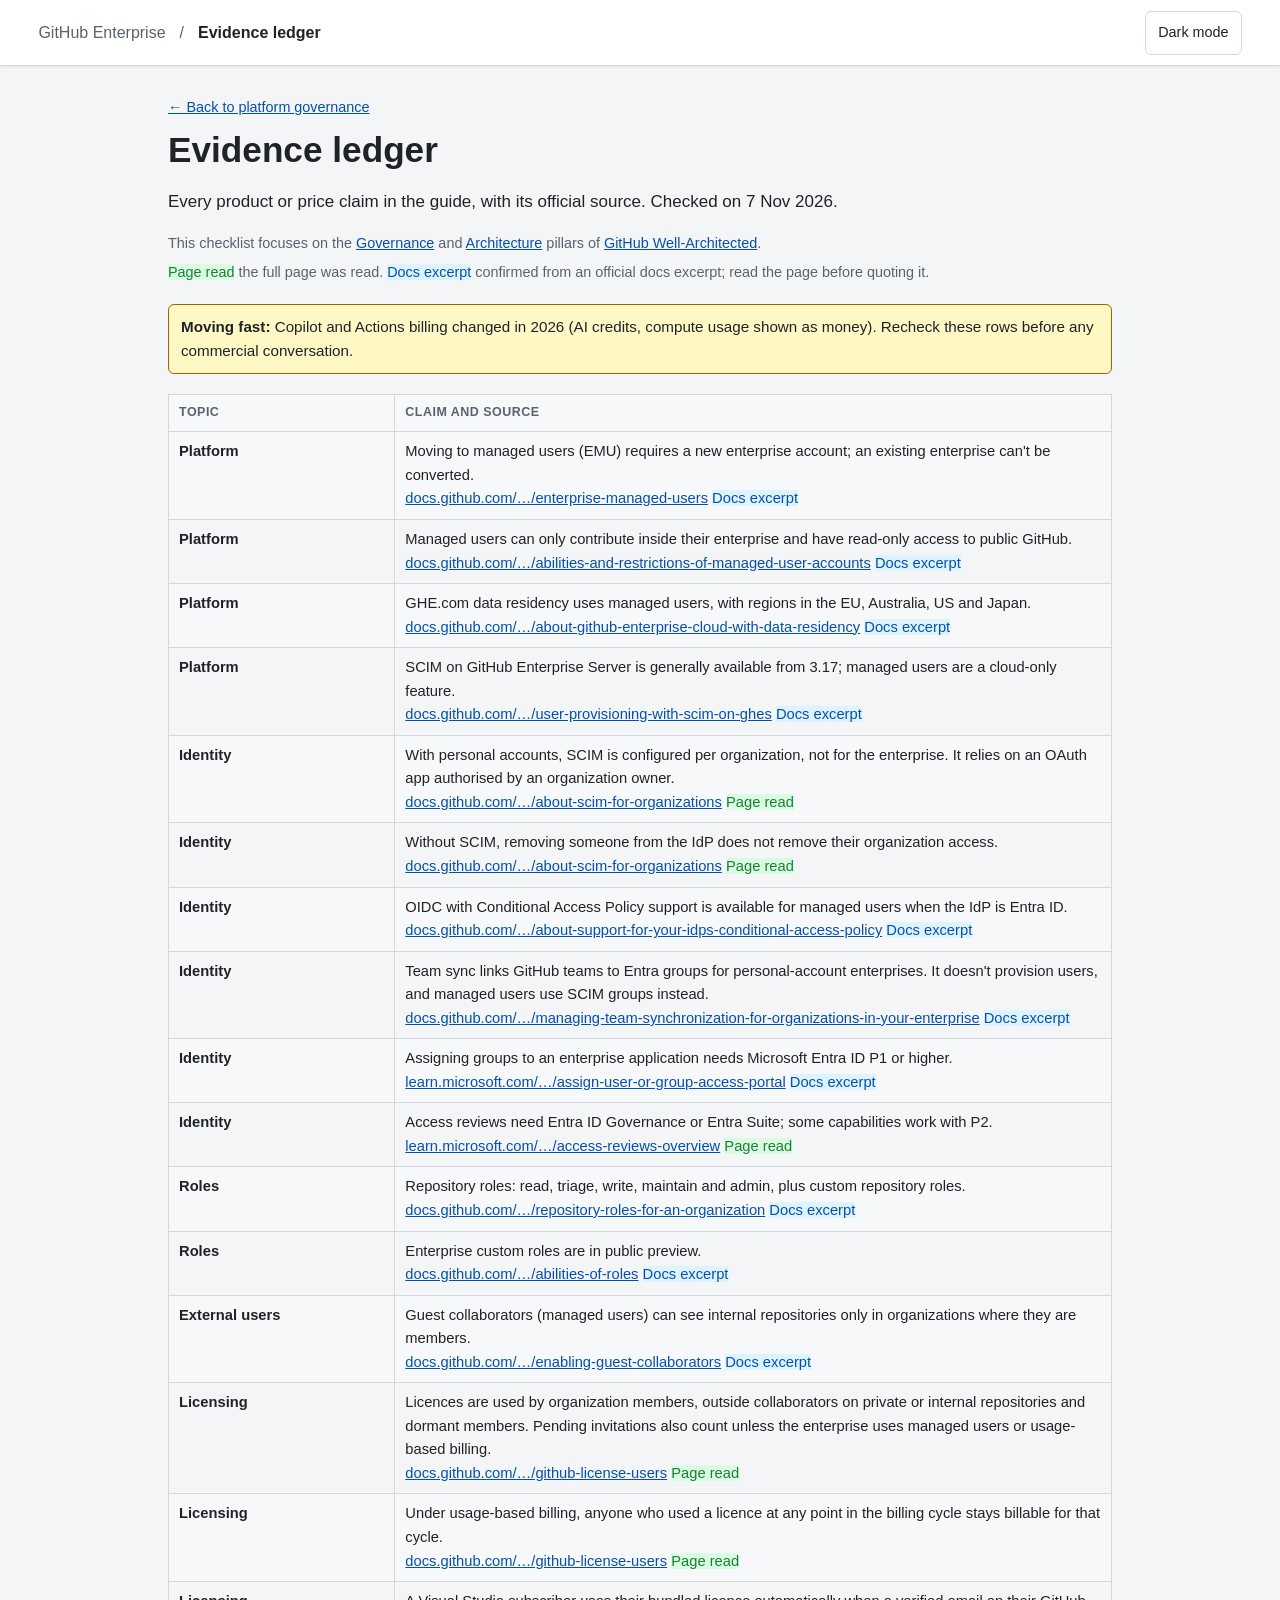
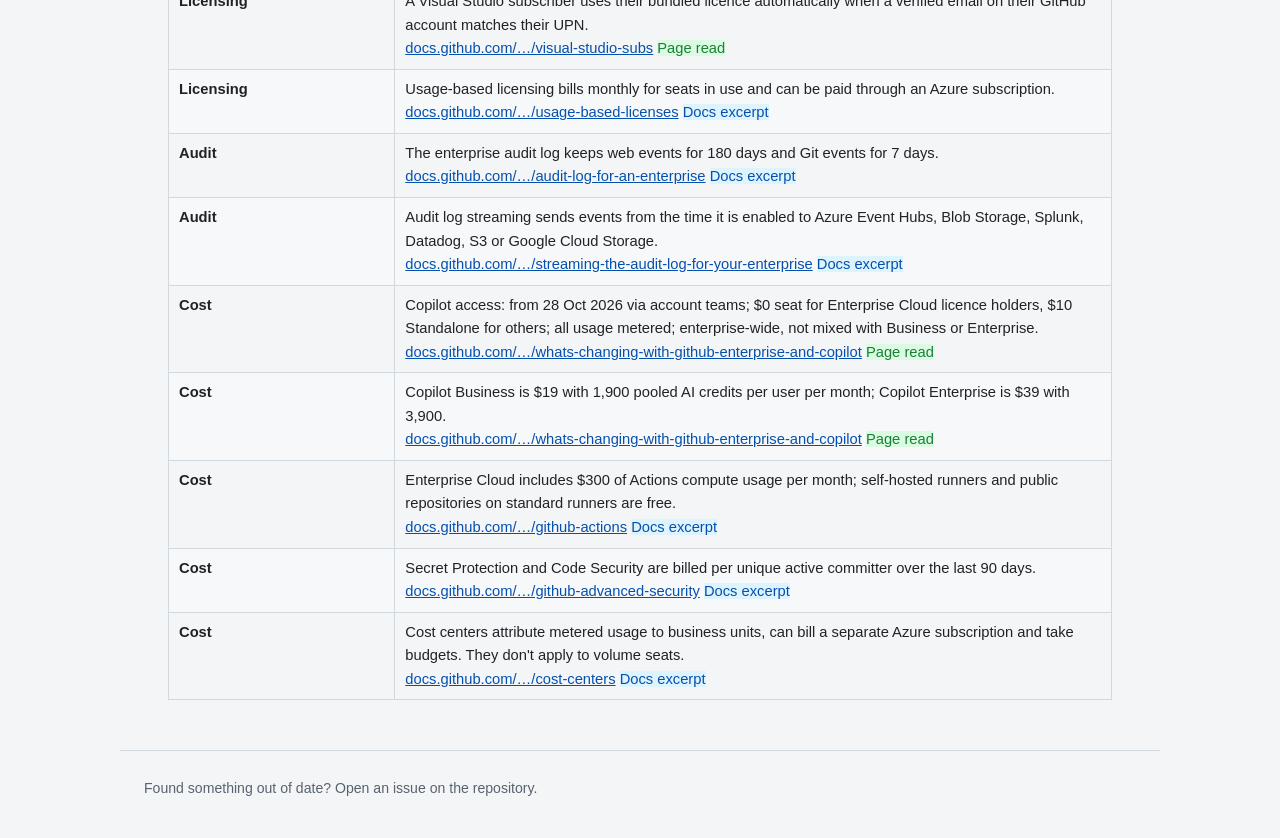
<file: ledger.html>
<!doctype html>
<html lang="en">
<head>
<meta charset="utf-8">
<meta name="viewport" content="width=device-width, initial-scale=1">
<title>Evidence ledger · GitHub Enterprise platform governance</title>
<link rel="icon" href="data:,">
<script src="theme.js"></script>
<link rel="stylesheet" href="style.css">
</head>
<body class="ledger-page">
<header class="topbar">
  <p class="breadcrumb"><a href="./">GitHub Enterprise</a><span aria-hidden="true">/</span><span aria-current="page">Evidence ledger</span></p>
  <button class="theme-toggle" type="button" data-theme-toggle aria-pressed="false">Dark mode</button>
</header>
<main class="ledger-content">
<p class="meta"><a href="./">← Back to platform governance</a></p>
<h1>Evidence ledger</h1>
<p>Every product or price claim in the guide, with its official source. Checked on 7 Nov 2026.</p>
<p class="meta">This checklist focuses on the <a href="https://learn.github.com/well-architected/governance/overview">Governance</a> and <a href="https://learn.github.com/well-architected/architecture/overview">Architecture</a> pillars of <a href="https://learn.github.com/well-architected/">GitHub Well-Architected</a>.</p>
<p class="meta"><span class="status s-f">Page read</span> the full page was read. <span class="status s-e">Docs excerpt</span> confirmed from an official docs excerpt; read the page before quoting it.</p>
<p class="warn"><b>Moving fast:</b> Copilot and Actions billing changed in 2026 (AI credits, compute usage shown as money). Recheck these rows before any commercial conversation.</p>
<table class="ledger">
<tr><th class="t">Topic</th><th>Claim and source</th></tr>
<tr><td>Platform</td><td>Moving to managed users (EMU) requires a new enterprise account; an existing enterprise can't be converted.<br><a href="https://docs.github.com/en/enterprise-cloud@latest/admin/concepts/identity-and-access-management/enterprise-managed-users">docs.github.com/…/enterprise-managed-users</a> <span class="status s-e">Docs excerpt</span></td></tr>
<tr><td>Platform</td><td>Managed users can only contribute inside their enterprise and have read-only access to public GitHub.<br><a href="https://docs.github.com/en/enterprise-cloud@latest/admin/managing-iam/understanding-iam-for-enterprises/abilities-and-restrictions-of-managed-user-accounts">docs.github.com/…/abilities-and-restrictions-of-managed-user-accounts</a> <span class="status s-e">Docs excerpt</span></td></tr>
<tr><td>Platform</td><td>GHE.com data residency uses managed users, with regions in the EU, Australia, US and Japan.<br><a href="https://docs.github.com/en/enterprise-cloud@latest/admin/data-residency/about-github-enterprise-cloud-with-data-residency">docs.github.com/…/about-github-enterprise-cloud-with-data-residency</a> <span class="status s-e">Docs excerpt</span></td></tr>
<tr><td>Platform</td><td>SCIM on GitHub Enterprise Server is generally available from 3.17; managed users are a cloud-only feature.<br><a href="https://docs.github.com/en/enterprise-server@3.17/admin/managing-iam/provisioning-user-accounts-with-scim/user-provisioning-with-scim-on-ghes">docs.github.com/…/user-provisioning-with-scim-on-ghes</a> <span class="status s-e">Docs excerpt</span></td></tr>
<tr><td>Identity</td><td>With personal accounts, SCIM is configured per organization, not for the enterprise. It relies on an OAuth app authorised by an organization owner.<br><a href="https://docs.github.com/en/enterprise-cloud@latest/organizations/managing-saml-single-sign-on-for-your-organization/about-scim-for-organizations">docs.github.com/…/about-scim-for-organizations</a> <span class="status s-f">Page read</span></td></tr>
<tr><td>Identity</td><td>Without SCIM, removing someone from the IdP does not remove their organization access.<br><a href="https://docs.github.com/en/enterprise-cloud@latest/organizations/managing-saml-single-sign-on-for-your-organization/about-scim-for-organizations">docs.github.com/…/about-scim-for-organizations</a> <span class="status s-f">Page read</span></td></tr>
<tr><td>Identity</td><td>OIDC with Conditional Access Policy support is available for managed users when the IdP is Entra ID.<br><a href="https://docs.github.com/en/enterprise-cloud@latest/admin/managing-iam/configuring-authentication-for-enterprise-managed-users/about-support-for-your-idps-conditional-access-policy">docs.github.com/…/about-support-for-your-idps-conditional-access-policy</a> <span class="status s-e">Docs excerpt</span></td></tr>
<tr><td>Identity</td><td>Team sync links GitHub teams to Entra groups for personal-account enterprises. It doesn't provision users, and managed users use SCIM groups instead.<br><a href="https://docs.github.com/en/enterprise-cloud@latest/admin/managing-iam/using-saml-for-enterprise-iam/managing-team-synchronization-for-organizations-in-your-enterprise">docs.github.com/…/managing-team-synchronization-for-organizations-in-your-enterprise</a> <span class="status s-e">Docs excerpt</span></td></tr>
<tr><td>Identity</td><td>Assigning groups to an enterprise application needs Microsoft Entra ID P1 or higher.<br><a href="https://learn.microsoft.com/en-us/entra/identity/enterprise-apps/assign-user-or-group-access-portal">learn.microsoft.com/…/assign-user-or-group-access-portal</a> <span class="status s-e">Docs excerpt</span></td></tr>
<tr><td>Identity</td><td>Access reviews need Entra ID Governance or Entra Suite; some capabilities work with P2.<br><a href="https://learn.microsoft.com/en-us/entra/id-governance/access-reviews-overview">learn.microsoft.com/…/access-reviews-overview</a> <span class="status s-f">Page read</span></td></tr>
<tr><td>Roles</td><td>Repository roles: read, triage, write, maintain and admin, plus custom repository roles.<br><a href="https://docs.github.com/en/organizations/managing-user-access-to-your-organizations-repositories/managing-repository-roles/repository-roles-for-an-organization">docs.github.com/…/repository-roles-for-an-organization</a> <span class="status s-e">Docs excerpt</span></td></tr>
<tr><td>Roles</td><td>Enterprise custom roles are in public preview.<br><a href="https://docs.github.com/en/enterprise-cloud@latest/admin/managing-accounts-and-repositories/managing-roles-in-your-enterprise/abilities-of-roles">docs.github.com/…/abilities-of-roles</a> <span class="status s-e">Docs excerpt</span></td></tr>
<tr><td>External users</td><td>Guest collaborators (managed users) can see internal repositories only in organizations where they are members.<br><a href="https://docs.github.com/en/enterprise-cloud@latest/admin/managing-accounts-and-repositories/managing-users-in-your-enterprise/enabling-guest-collaborators">docs.github.com/…/enabling-guest-collaborators</a> <span class="status s-e">Docs excerpt</span></td></tr>
<tr><td>Licensing</td><td>Licences are used by organization members, outside collaborators on private or internal repositories and dormant members. Pending invitations also count unless the enterprise uses managed users or usage-based billing.<br><a href="https://docs.github.com/en/billing/reference/github-license-users">docs.github.com/…/github-license-users</a> <span class="status s-f">Page read</span></td></tr>
<tr><td>Licensing</td><td>Under usage-based billing, anyone who used a licence at any point in the billing cycle stays billable for that cycle.<br><a href="https://docs.github.com/en/billing/reference/github-license-users">docs.github.com/…/github-license-users</a> <span class="status s-f">Page read</span></td></tr>
<tr><td>Licensing</td><td>A Visual Studio subscriber uses their bundled licence automatically when a verified email on their GitHub account matches their UPN.<br><a href="https://docs.github.com/en/enterprise-cloud@latest/billing/concepts/enterprise-billing/visual-studio-subs">docs.github.com/…/visual-studio-subs</a> <span class="status s-f">Page read</span></td></tr>
<tr><td>Licensing</td><td>Usage-based licensing bills monthly for seats in use and can be paid through an Azure subscription.<br><a href="https://docs.github.com/en/billing/concepts/enterprise-billing/usage-based-licenses">docs.github.com/…/usage-based-licenses</a> <span class="status s-e">Docs excerpt</span></td></tr>
<tr><td>Audit</td><td>The enterprise audit log keeps web events for 180 days and Git events for 7 days.<br><a href="https://docs.github.com/en/enterprise-cloud@latest/admin/concepts/security-and-compliance/audit-log-for-an-enterprise">docs.github.com/…/audit-log-for-an-enterprise</a> <span class="status s-e">Docs excerpt</span></td></tr>
<tr><td>Audit</td><td>Audit log streaming sends events from the time it is enabled to Azure Event Hubs, Blob Storage, Splunk, Datadog, S3 or Google Cloud Storage.<br><a href="https://docs.github.com/en/enterprise-cloud@latest/admin/monitoring-activity-in-your-enterprise/reviewing-audit-logs-for-your-enterprise/streaming-the-audit-log-for-your-enterprise">docs.github.com/…/streaming-the-audit-log-for-your-enterprise</a> <span class="status s-e">Docs excerpt</span></td></tr>
<tr><td>Cost</td><td>Copilot access: from 28 Oct 2026 via account teams; $0 seat for Enterprise Cloud licence holders, $10 Standalone for others; all usage metered; enterprise-wide, not mixed with Business or Enterprise.<br><a href="https://docs.github.com/en/enterprise-cloud@latest/copilot/get-started/whats-changing-with-github-enterprise-and-copilot">docs.github.com/…/whats-changing-with-github-enterprise-and-copilot</a> <span class="status s-f">Page read</span></td></tr>
<tr><td>Cost</td><td>Copilot Business is $19 with 1,900 pooled AI credits per user per month; Copilot Enterprise is $39 with 3,900.<br><a href="https://docs.github.com/en/enterprise-cloud@latest/copilot/get-started/whats-changing-with-github-enterprise-and-copilot">docs.github.com/…/whats-changing-with-github-enterprise-and-copilot</a> <span class="status s-f">Page read</span></td></tr>
<tr><td>Cost</td><td>Enterprise Cloud includes $300 of Actions compute usage per month; self-hosted runners and public repositories on standard runners are free.<br><a href="https://docs.github.com/en/billing/concepts/product-billing/github-actions">docs.github.com/…/github-actions</a> <span class="status s-e">Docs excerpt</span></td></tr>
<tr><td>Cost</td><td>Secret Protection and Code Security are billed per unique active committer over the last 90 days.<br><a href="https://docs.github.com/en/billing/concepts/product-billing/github-advanced-security">docs.github.com/…/github-advanced-security</a> <span class="status s-e">Docs excerpt</span></td></tr>
<tr><td>Cost</td><td>Cost centers attribute metered usage to business units, can bill a separate Azure subscription and take budgets. They don't apply to volume seats.<br><a href="https://docs.github.com/en/billing/concepts/cost-centers">docs.github.com/…/cost-centers</a> <span class="status s-e">Docs excerpt</span></td></tr>
</table>
</main>
<footer><p>Found something out of date? Open an issue on the repository.</p></footer>
</body>
</html>
</file>
<file: style.css>
:root {
  color-scheme: light;
  --fg: #1f2328;
  --mute: #59636e;
  --bg: #f3f5f7;
  --surface: #fff;
  --sidebar: #f6f8fa;
  --line: #d1d9e0;
  --acc: #0550ae;
  --acc-strong: #1a7f37;
  --warn: #fff8c5;
  --warnb: #9a6700;
  --ok: #dafbe1;
  --success: #1a7f37;
  --fork: #ddf4ff;
  --focus: #0969da;
  --shadow: 0 1px 3px rgba(31, 35, 40, .08);
}

:root[data-theme="dark"] {
  color-scheme: dark;
  --fg: #f0f6fc;
  --mute: #9198a1;
  --bg: #07090d;
  --surface: #0d1117;
  --sidebar: #0d1117;
  --line: #3d444d;
  --acc: #4493f8;
  --acc-strong: #3fb950;
  --warn: #3d2e00;
  --warnb: #d29922;
  --ok: #033a16;
  --success: #3fb950;
  --fork: rgba(56, 139, 253, .15);
  --focus: #4493f8;
  --shadow: 0 0 transparent;
}

@media (prefers-color-scheme: dark) {
  :root:not([data-theme="light"]) {
    color-scheme: dark;
    --fg: #f0f6fc;
    --mute: #9198a1;
    --bg: #07090d;
    --surface: #0d1117;
    --sidebar: #0d1117;
    --line: #3d444d;
    --acc: #4493f8;
    --acc-strong: #3fb950;
    --warn: #3d2e00;
    --warnb: #d29922;
    --ok: #033a16;
    --success: #3fb950;
    --fork: rgba(56, 139, 253, .15);
    --focus: #4493f8;
    --shadow: 0 0 transparent;
  }
}

* { box-sizing: border-box }
body {
  max-width: 960px;
  margin: 0 auto;
  padding: 24px;
  color: var(--fg);
  background: var(--bg);
  font: 17px/1.6 -apple-system, BlinkMacSystemFont, "Segoe UI", Roboto, sans-serif;
}
h1 { margin: .4rem 0 1rem; font-size: 2rem; line-height: 1.2 }
h3 { margin: 0 0 .3rem; font-size: 1rem }
a { color: var(--acc) }
a:hover { color: var(--acc) }
a:focus-visible, button:focus-visible, summary:focus-visible {
  outline: 3px solid var(--focus);
  outline-offset: 3px;
}
.topbar {
  position: sticky;
  z-index: 5;
  top: 0;
  display: flex;
  min-height: 66px;
  align-items: center;
  justify-content: space-between;
  gap: 20px;
  padding: 8px clamp(16px, 3vw, 40px);
  border-bottom: 1px solid var(--line);
  background: var(--surface);
  box-shadow: var(--shadow);
}
.breadcrumb { display: flex; align-items: center; gap: 14px; margin: 0; font-size: 1rem }
.breadcrumb a { color: var(--mute); text-decoration: none }
.breadcrumb span[aria-hidden] { color: var(--mute) }
.breadcrumb [aria-current] { font-weight: 600 }
.theme-toggle {
  min-height: 44px;
  padding: 6px 12px;
  border: 1px solid var(--line);
  border-radius: 6px;
  background: var(--surface);
  color: var(--fg);
  font: inherit;
  font-size: .9rem;
  cursor: pointer;
}
.theme-toggle:hover { border-color: var(--acc); color: var(--acc) }
.meta { margin: .35rem 0; color: var(--mute); font-size: .9rem }
.lede { max-width: 72ch; font-size: 1.12rem; line-height: 1.65 }
.warn {
  padding: 10px 12px;
  border: 1px solid var(--warnb);
  border-radius: 6px;
  background: var(--warn);
  font-size: .95rem;
}
.page-layout {
  display: grid;
  grid-template-columns: minmax(230px, 300px) minmax(0, 1fr);
  max-width: 1600px;
  min-height: calc(100vh - 66px);
  margin: 0 auto;
}
.guide { max-width: none; padding: 0; background: var(--bg) }
.guide aside {
  position: sticky;
  top: 66px;
  align-self: start;
  height: calc(100vh - 66px);
  overflow: auto;
  padding: 28px 20px 36px 32px;
  border-right: 1px solid var(--line);
  background: var(--sidebar);
}
.sidebar-title { margin: 0 0 24px; font-size: 1.15rem; font-weight: 650 }
.sidebar-label { margin: 0 0 8px; color: var(--mute); font-size: .82rem; font-weight: 600 }
.progress { height: 6px; overflow: hidden; margin: 10px 0; border-radius: 4px; background: var(--line) }
#bar { display: block; width: 0; height: 100%; background: var(--success) }
.prog .meta { font-size: .78rem; line-height: 1.5 }
button {
  padding: 3px 9px;
  border: 1px solid var(--line);
  border-radius: 6px;
  background: var(--surface);
  color: var(--fg);
  font: inherit;
  font-size: .85rem;
  cursor: pointer;
}
.prog button { min-height: 36px; margin-top: 6px }
nav { display: flex; flex-direction: column; gap: 2px; padding-top: 12px }
nav a {
  display: flex;
  min-height: 42px;
  align-items: center;
  padding: 7px 10px;
  border-radius: 6px;
  color: var(--mute);
  font-size: .94rem;
  text-decoration: none;
}
nav a:hover, nav a.on { background: var(--surface); color: var(--acc); text-decoration: none }
nav a.on { font-weight: 600 }
nav .c { margin-left: auto; color: var(--mute); font-size: .78rem; font-variant-numeric: tabular-nums }
.guide main { min-width: 0; max-width: 1120px; margin: 0 auto; padding: 48px clamp(28px, 5vw, 84px) 72px }
.intro { max-width: 78ch; margin: 0 0 48px }
.eyebrow {
  margin: 0 0 12px;
  color: var(--success);
  font: 600 12px/1.5 ui-monospace, SFMono-Regular, Menlo, Consolas, monospace;
  letter-spacing: .1em;
  text-transform: uppercase;
}
.intro h1 { max-width: 24ch; margin: 0 0 18px; font-size: clamp(2.2rem, 4.2vw, 3.75rem); line-height: 1.05; letter-spacing: -.04em }
.intro h1 span { color: var(--success) }
.scope-note {
  margin: 24px 0 0;
  padding: 14px 16px;
  border: 1px solid var(--line);
  border-radius: 8px;
  background: var(--surface);
  font-size: .96rem;
}
details {
  margin: 0 0 12px;
  padding: 0 20px 20px;
  border: 1px solid var(--line);
  border-radius: 8px;
  background: var(--surface);
  box-shadow: var(--shadow);
  scroll-margin-top: 84px;
}
summary {
  display: flex;
  align-items: center;
  gap: 12px;
  padding: 20px 0;
  font-size: 1.32rem;
  font-weight: 650;
  line-height: 1.35;
  list-style: none;
  cursor: pointer;
}
summary::-webkit-details-marker { display: none }
summary::after { margin-left: auto; color: var(--mute); content: "+"; font-size: 1.3rem }
details[open] summary::after { content: "−" }
.n {
  display: inline-grid;
  width: 30px;
  height: 30px;
  flex: none;
  place-items: center;
  border-radius: 50%;
  background: var(--acc-strong);
  color: #fff;
  font-size: .82rem;
}
.body { max-width: 82ch }
.body > p { line-height: 1.65 }
.compare { display: grid; gap: 10px; margin: 16px 0 }
.compare section { padding: 12px 14px; border: 1px solid var(--line); border-radius: 8px; background: var(--surface) }
.compare p { margin: .2rem 0; font-size: .95rem }
.tag { color: var(--mute); font-size: .88rem !important }
img { display: block; width: 100%; max-width: 420px; margin: 16px auto; border: 1px solid var(--line); border-radius: 8px; background: #fff }
.diagram { margin: 24px 0 }
.diagram img { max-width: 100%; margin: 0 }
.diagram figcaption { margin-top: 8px; color: var(--mute); font-size: .9rem }
.qs { margin: 14px 0; padding: 0; list-style: none }
.qs li { padding: 14px 0; border-top: 1px solid var(--line) }
.q { margin: 0 0 8px }
.doc { font-size: .85rem; white-space: nowrap }
.doc::after { content: " ↗" }
.yn { display: flex; gap: 8px }
.yn label { position: relative; cursor: pointer }
.yn input { position: absolute; inset: 0; width: 100%; height: 100%; margin: 0; opacity: 0; cursor: pointer }
.yn span {
  display: inline-flex;
  min-width: 76px;
  min-height: 44px;
  align-items: center;
  justify-content: center;
  padding: 6px 14px;
  border: 1px solid var(--line);
  border-radius: 999px;
  background: var(--surface);
  font-size: .92rem;
  font-weight: 600;
}
.yn input:focus-visible + span { outline: 3px solid var(--focus); outline-offset: 2px }
.yn input:checked + span { border-color: var(--acc-strong); background: var(--acc-strong); color: #fff }
.a { display: none; margin: 10px 0 0; padding: 8px 12px; border: 1px solid var(--line); border-radius: 6px; font-size: .95rem }
li[data-a="y"] .if-y, li[data-a="n"] .if-n { display: block }
.a.ok { border-color: var(--success); background: var(--ok) }
.a.fix { border-color: var(--warnb); background: var(--warn) }
.a.fork { border-color: var(--acc); background: var(--fork) }
.phases { padding-left: 1.2rem }
.phases li { margin: .5rem 0 }
.phases b::after { content: ":" }
table { width: 100%; margin: 10px 0; border-collapse: collapse; font-size: .92rem }
th, td { padding: 8px 10px; border: 1px solid var(--line); text-align: left; vertical-align: top }
th { background: var(--sidebar); color: var(--mute); font-size: .78rem; font-weight: 600; letter-spacing: .04em; text-transform: uppercase }
tbody tr:nth-child(even) { background: var(--sidebar) }
td:first-child { width: 38%; font-weight: 600 }
.new { padding: 1px 5px; border-radius: 4px; background: #1a7f37; color: #fff; font-size: .7rem; font-weight: 600 }
footer {
  grid-area: foot;
  padding: 12px 24px 24px;
  border-top: 1px solid var(--line);
  color: var(--mute);
  font-size: .88rem;
}
.ledger-page { max-width: none; padding: 0; background: var(--bg) }
.ledger-content { max-width: 1040px; margin: 0 auto; padding: 24px clamp(16px, 4vw, 48px) 40px }
.ledger-content h1 { margin-top: 10px; font-size: 2.2rem }
.ledger-content .warn { margin: 20px 0 }
.ledger { font-size: .92rem }
.ledger td:first-child, .ledger th.t { width: 24% }
.ledger .status { white-space: nowrap }
.s-f { background: var(--ok); color: var(--success) }
.s-e { background: var(--fork); color: var(--acc) }
.ledger-page footer { max-width: 1040px; margin: 0 auto }
@media (min-width: 1024px) {
  .guide details[open] summary { cursor: default }
  .guide details[open] summary::after { display: none }
  .guide .body > a { float: right; width: min(340px, 42%); margin: 6px 0 16px 32px }
  .guide .body > a img { max-width: 100%; margin: 0 }
  .guide .compare { grid-template-columns: 1fr 1fr }
  .guide .qs li { display: grid; grid-template-columns: minmax(0, 1fr) auto; column-gap: 20px }
  .guide .yn { grid-column: 2; grid-row: 1; align-self: start }
  .guide .a { grid-column: 1 / -1 }
  .guide .phases { display: grid; grid-template-columns: repeat(4, 1fr); gap: 12px; padding: 0; list-style: none }
  .guide .phases li { margin: 0; padding: 12px; border: 1px solid var(--line); border-radius: 8px; background: var(--surface); font-size: .92rem }
  .guide .phases b { display: block; margin-bottom: 4px }
  .guide .phases b::after { content: none }
  .guide td:first-child { width: 30% }
}
@media (max-width: 1023px) {
  .page-layout { display: block }
  .guide aside { position: static; height: auto; padding: 18px 20px 12px; border-right: 0; border-bottom: 1px solid var(--line) }
  .sidebar-title { margin-bottom: 12px }
  .prog { max-width: 680px }
  nav { flex-direction: row; overflow-x: auto; gap: 4px; padding: 8px 0 4px }
  nav a { min-height: 42px; flex: none; padding: 6px 10px; border: 1px solid var(--line); border-radius: 999px; background: var(--surface); font-size: .86rem }
  nav .c { display: none }
  .guide main { padding: 32px clamp(18px, 4vw, 40px) 56px }
  .guide .compare { grid-template-columns: 1fr }
  .guide .qs li { display: block }
  .guide .yn { margin-top: 8px }
}
@media (max-width: 600px) {
  body { padding: 16px }
  .topbar { min-height: 60px; gap: 10px; padding: 6px 14px }
  .breadcrumb { gap: 8px; font-size: .88rem }
  .theme-toggle { min-height: 42px; padding: 5px 9px; font-size: .82rem }
  .guide main { padding: 28px 18px 48px }
  .intro { margin-bottom: 32px }
  .intro h1 { font-size: 2.1rem }
  details { padding: 0 14px 16px }
  summary { padding: 18px 0 14px; font-size: 1.14rem }
  .n { width: 28px; height: 28px }
  table { font-size: .86rem }
  .ledger td:first-child, .ledger th.t { width: 28% }
}
@media (prefers-reduced-motion: reduce) {
  *, *::before, *::after { scroll-behavior: auto !important; transition-duration: .01ms !important }
}
</file>
